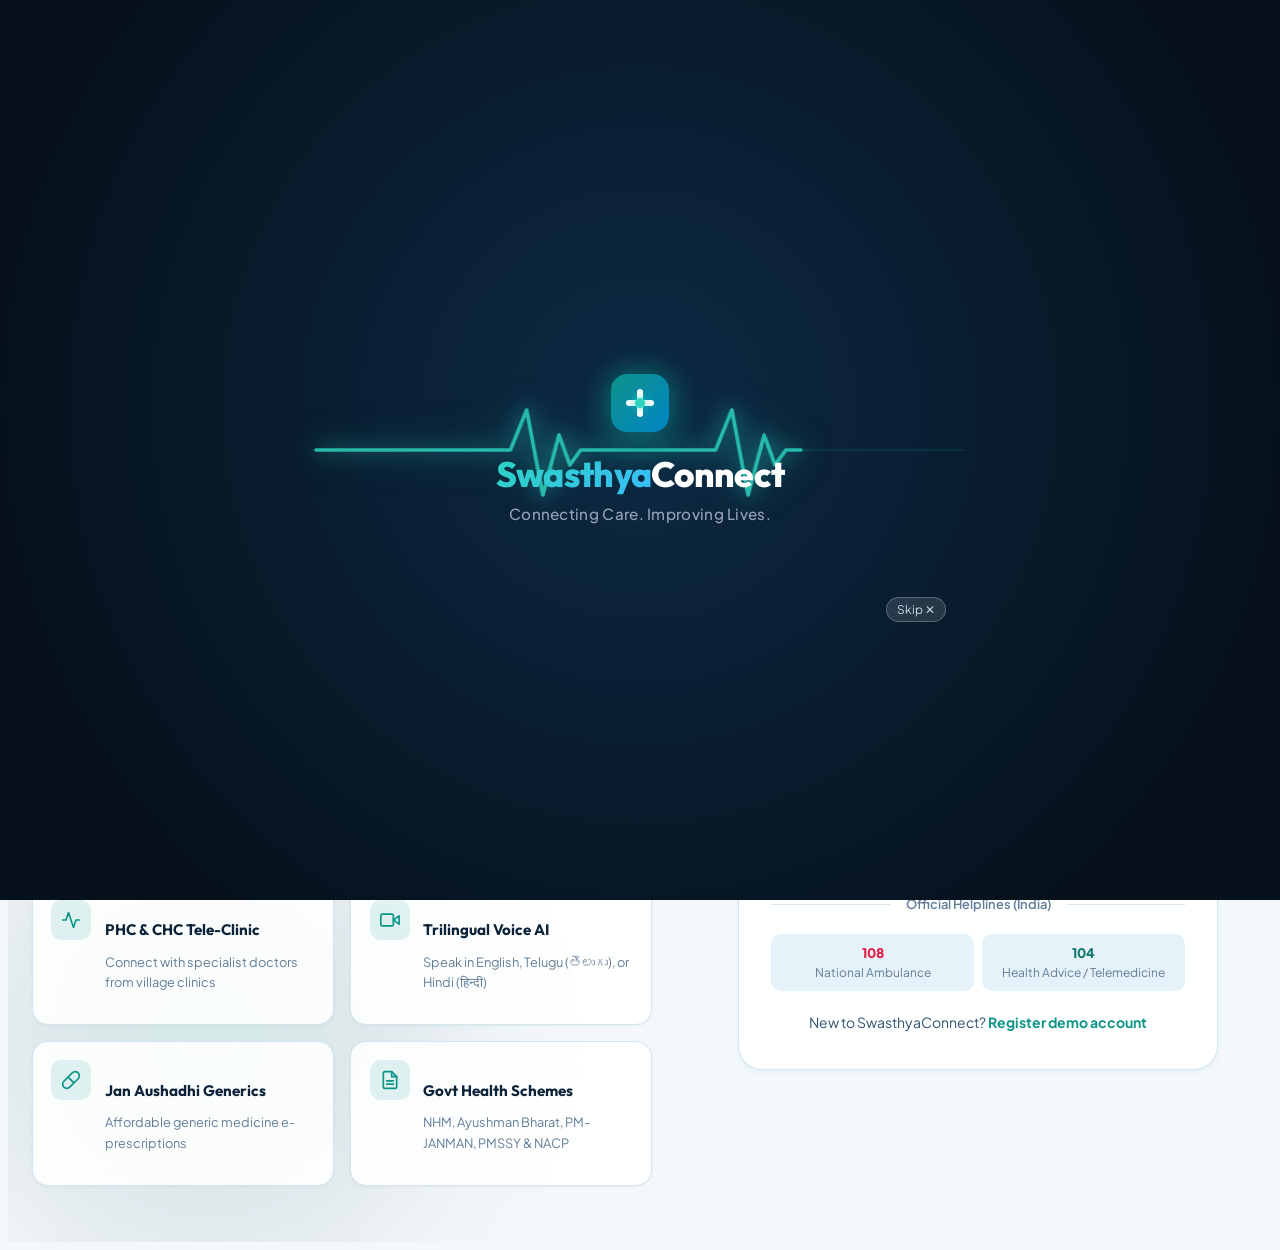
<file: index.html>
<!DOCTYPE html>
<html lang="en" data-theme="light">
<head>
  <meta charset="UTF-8">
  <meta name="viewport" content="width=device-width, initial-scale=1.0">
  <title>SwasthyaConnect | Accessible Healthcare for Every Village</title>
  <meta name="description" content="Connecting rural and underserved communities with accessible healthcare, doctors, appointments, health records and emergency support.">
  <meta name="theme-color" content="#0d9488">
  <meta name="apple-mobile-web-app-capable" content="yes">
  <meta name="apple-mobile-web-app-status-bar-style" content="default">
  <link rel="manifest" href="manifest.json">
  <link rel="stylesheet" href="css/style.css">
  <link rel="stylesheet" href="css/auth.css">
  <link rel="stylesheet" href="css/animations.css">
  <style>
    /* Hero Action Buttons Grid */
    .hero-actions-grid {
      display: grid;
      grid-template-columns: repeat(2, 1fr);
      gap: 0.75rem;
      margin: 1.25rem 0 0.5rem;
    }
    .hero-btn {
      display: inline-flex;
      align-items: center;
      justify-content: center;
      gap: 0.5rem;
      padding: 0.85rem 1.15rem;
      font-size: 0.95rem;
      font-weight: 700;
      border-radius: var(--radius-md);
      text-decoration: none;
      cursor: pointer;
      transition: all var(--transition-fast);
      text-align: center;
      border: 1px solid transparent;
    }
    .hero-btn-primary {
      background: var(--primary-gradient);
      color: #ffffff;
      box-shadow: 0 4px 14px rgba(13, 148, 136, 0.3);
    }
    .hero-btn-primary:hover {
      background: var(--primary-gradient-hover);
      transform: translateY(-2px);
      color: #ffffff;
    }
    .hero-btn-secondary {
      background: var(--bg-surface);
      color: var(--hospital-teal-800);
      border-color: var(--border-subtle);
    }
    .hero-btn-secondary:hover {
      background: var(--bg-hover);
      transform: translateY(-2px);
    }
    .hero-btn-voice {
      background: linear-gradient(135deg, #0f766e 0%, #14b8a6 100%);
      color: #ffffff;
      box-shadow: 0 4px 14px rgba(20, 184, 166, 0.3);
    }
    .hero-btn-voice:hover {
      transform: translateY(-2px);
      filter: brightness(1.1);
    }
    .hero-btn-emergency {
      background: var(--emergency-gradient);
      color: #ffffff;
      box-shadow: 0 4px 14px rgba(225, 29, 72, 0.3);
    }
    .hero-btn-emergency:hover {
      transform: translateY(-2px);
      filter: brightness(1.1);
    }
    .prototype-disclaimer-note {
      font-size: 0.8rem;
      color: var(--text-muted);
      line-height: 1.4;
      padding: 0.6rem 0.85rem;
      background: rgba(13, 148, 136, 0.06);
      border-left: 3px solid var(--hospital-teal-600);
      border-radius: var(--radius-xs);
      margin-top: 0.5rem;
    }
    .low-data-btn {
      padding: 0.35rem 0.65rem;
      font-size: 0.8rem;
      font-weight: 700;
      border-radius: var(--radius-sm);
      border: 1px solid var(--border-subtle);
      background: var(--bg-surface);
      color: var(--text-secondary);
      cursor: pointer;
      display: inline-flex;
      align-items: center;
      gap: 4px;
      transition: all var(--transition-fast);
    }
    .low-data-btn.active {
      background: var(--hospital-teal-600);
      color: #ffffff;
      border-color: var(--hospital-teal-600);
    }
    /* Main Navigation */
    .nav-links-desktop {
      display: flex;
      align-items: center;
      gap: 1.25rem;
      list-style: none;
      margin: 0;
      padding: 0;
    }
    .nav-links-desktop a {
      color: var(--text-secondary);
      text-decoration: none;
      font-size: 0.875rem;
      font-weight: 600;
      transition: color var(--transition-fast);
    }
    .nav-links-desktop a:hover,
    .nav-links-desktop a.active {
      color: var(--hospital-teal-600);
    }
    .hamburger-btn {
      display: none;
      background: none;
      border: none;
      color: var(--text-primary);
      cursor: pointer;
      padding: 6px;
    }
    /* Mobile Drawer */
    .mobile-drawer {
      display: none;
      position: fixed;
      top: 0;
      left: 0;
      width: 280px;
      height: 100vh;
      background: var(--bg-surface);
      box-shadow: var(--shadow-lg);
      z-index: 9999;
      padding: 1.5rem;
      flex-direction: column;
      gap: 1rem;
      transform: translateX(-100%);
      transition: transform var(--transition-normal);
    }
    .mobile-drawer.open {
      transform: translateX(0);
    }
    .mobile-drawer-overlay {
      display: none;
      position: fixed;
      inset: 0;
      background: rgba(0, 0, 0, 0.5);
      z-index: 9998;
    }
    .mobile-drawer-overlay.open {
      display: block;
    }
    @media (max-width: 992px) {
      .nav-links-desktop { display: none; }
      .hamburger-btn { display: flex; }
      .mobile-drawer { display: flex; }
      .hero-actions-grid { grid-template-columns: 1fr; }
    }
  </style>
</head>
<body>

  <!-- Hospital Emergency & Mission Top Ticker -->
  <div class="emergency-top-ticker">
    <div class="emergency-ticker-left">
      <span class="pulse-dot" style="background: #ffffff;"></span>
      <span>Emergency: <strong>108 (Ambulance) / 112</strong></span>
      <span style="opacity:0.4;">|</span>
      <span id="site-detected-location-badge" class="detected-location-badge" style="font-size:0.75rem; font-weight:600;">📍 Detecting location...</span>
    </div>
    <div class="emergency-ticker-right">
      <span>🏥 SwasthyaConnect</span>
      <span>Accessible Healthcare for Every Village</span>
    </div>
  </div>

  <!-- App Header -->
  <header class="app-header">
    <div style="display:flex; align-items:center; gap: 0.75rem;">
      <button class="hamburger-btn" id="mobile-menu-open-btn" aria-label="Open Navigation Menu">
        <svg class="icon" viewBox="0 0 24 24"><line x1="3" y1="12" x2="21" y2="12"/><line x1="3" y1="6" x2="21" y2="6"/><line x1="3" y1="18" x2="21" y2="18"/></svg>
      </button>
      <a href="index.html" class="brand-logo">
        <div class="brand-icon">
          <svg class="icon" style="width:22px; height:22px;" viewBox="0 0 24 24"><path d="M22 12h-4l-3 9L9 3l-3 9H2"/></svg>
        </div>
        <span>Swasthya<span style="color:var(--hospital-teal-600); font-weight:700;">Connect</span></span>
      </a>
    </div>

    <!-- Desktop Navigation Links -->
    <nav class="nav-links-desktop" aria-label="Main Navigation">
      <a href="index.html" class="active" data-i18n="navHome">Home</a>
      <a href="patient.html#doctors" data-i18n="navFindDoctor">Find Doctor</a>
      <a href="patient.html#appointments" data-i18n="navAppointments">Appointments</a>
      <a href="patient.html#records" data-i18n="navHealthRecords">Health Records</a>
      <a href="patient.html#schemes" data-i18n="navSchemes">Health Schemes</a>
      <a href="javascript:void(0)" onclick="if(window.SwasthyaVoiceAssistant) SwasthyaVoiceAssistant.toggleAssistant(true)" data-i18n="navVoiceAssistant">Voice Assistant</a>
      <a href="#about" data-i18n="navAbout">About</a>
    </nav>

    <div class="nav-actions">
      <!-- Low Data Mode Toggle -->
      <button class="low-data-btn low-data-toggle-btn" aria-pressed="false" title="Toggle Low Data Mode for rural low-bandwidth">
        <span>⚡ Low Data</span>
      </button>

      <!-- Language Switcher (English, Hindi, Telugu) -->
      <div class="lang-switcher-wrap" title="Change Language / भाषा बदलें / భాషను మార్చండి">
        <svg class="icon lang-globe-icon" viewBox="0 0 24 24" style="width:16px; height:16px; margin-right:4px;">
          <circle cx="12" cy="12" r="10"></circle>
          <line x1="2" y1="12" x2="22" y2="12"></line>
          <path d="M12 2a15.3 15.3 0 0 1 4 10 15.3 15.3 0 0 1-4 10 15.3 15.3 0 0 1-4-10 15.3 15.3 0 0 1 4-10z"></path>
        </svg>
        <select id="nav-lang-select" class="swasthya-lang-dropdown" onchange="SwasthyaI18n.setLanguage(this.value)" aria-label="Select Language">
          <option value="en">English</option>
          <option value="hi">हिंदी (Hindi)</option>
          <option value="te">తెలుగు (Telugu)</option>
        </select>
      </div>

      <a href="patient-login.html" class="btn btn-sm btn-secondary" title="Go to Patient Portal Sign In" data-i18n="navPatientSignIn">Patient Sign In</a>
      <a href="doctor-login.html" class="btn btn-sm btn-secondary" title="Go to Doctor Portal Sign In" data-i18n="navDoctorSignIn">Doctor Sign In</a>
      <button class="btn-icon theme-toggle-btn" aria-label="Toggle Dark Mode" title="Toggle theme">
        <svg class="icon icon-moon" viewBox="0 0 24 24"><path d="M21 12.79A9 9 0 1 1 11.21 3 7 7 0 0 0 21 12.79z"/></svg>
        <svg class="icon icon-sun" style="display:none;" viewBox="0 0 24 24"><circle cx="12" cy="12" r="5"/><line x1="12" y1="1" x2="12" y2="3"/><line x1="12" y1="21" x2="12" y2="23"/><line x1="4.22" y1="4.22" x2="5.64" y2="5.64"/><line x1="18.36" y1="18.36" x2="19.78" y2="19.78"/><line x1="1" y1="12" x2="3" y2="12"/><line x1="21" y1="12" x2="23" y2="12"/><line x1="4.22" y1="19.78" x2="5.64" y2="18.36"/><line x1="18.36" y1="5.64" x2="19.78" y2="4.22"/></svg>
      </button>
    </div>
  </header>

  <!-- Mobile Drawer Menu -->
  <div class="mobile-drawer-overlay" id="mobile-drawer-overlay"></div>
  <aside class="mobile-drawer" id="mobile-drawer" aria-label="Mobile Navigation">
    <div style="display:flex; align-items:center; justify-content:space-between; border-bottom:1px solid var(--border-light); padding-bottom:0.75rem;">
      <span style="font-weight:800; font-size:1.1rem; color:var(--hospital-teal-800);">SwasthyaConnect</span>
      <button class="btn-icon" id="mobile-menu-close-btn" aria-label="Close menu">
        <svg class="icon" viewBox="0 0 24 24"><line x1="18" y1="6" x2="6" y2="18"/><line x1="6" y1="6" x2="18" y2="18"/></svg>
      </button>
    </div>
    <nav style="display:flex; flex-direction:column; gap:0.85rem; margin-top:0.5rem;">
      <a href="index.html" style="font-weight:700; color:var(--hospital-teal-600); text-decoration:none;">🏠 Home</a>
      <a href="patient.html#doctors" style="text-decoration:none; color:var(--text-primary);">👨‍⚕️ Find Doctor</a>
      <a href="patient.html#appointments" style="text-decoration:none; color:var(--text-primary);">📅 Book Appointment</a>
      <a href="patient.html#records" style="text-decoration:none; color:var(--text-primary);">📁 Health Records</a>
      <a href="patient.html#schemes" style="text-decoration:none; color:var(--text-primary);">🏛️ Government Health Schemes</a>
      <a href="javascript:void(0)" onclick="document.getElementById('mobile-drawer').classList.remove('open'); document.getElementById('mobile-drawer-overlay').classList.remove('open'); if(window.SwasthyaVoiceAssistant) SwasthyaVoiceAssistant.toggleAssistant(true);" style="text-decoration:none; color:var(--text-primary);">🎙️ Voice Assistant</a>
      <a href="patient.html#emergency" style="text-decoration:none; color:var(--hospital-cross-red); font-weight:700;">🚨 Emergency Help (108 / 112)</a>
    </nav>
    <div style="margin-top:auto; display:flex; flex-direction:column; gap:0.5rem; padding-top:1rem; border-top:1px solid var(--border-light);">
      <a href="patient-login.html" class="btn btn-primary" style="text-align:center;">Patient Portal Sign In</a>
      <a href="doctor-login.html" class="btn btn-secondary" style="text-align:center;">Doctor Portal Sign In</a>
    </div>
  </aside>

  <!-- Main Content Wrapper -->
  <div class="auth-wrapper">
    <div class="ambient-glow-1"></div>
    <div class="ambient-glow-2"></div>

    <main class="auth-container">
      
      <!-- Left Hero Showcase (Rural Healthcare Focused) -->
      <section class="auth-hero">
        <div class="auth-hero-badge">
          <span class="pulse-dot"></span>
          <span>Privacy-focused prototype &bull; Demo data only</span>
        </div>

        <h1 class="auth-hero-title">
          Accessible Healthcare for <span class="gradient-text">Every Village</span>
        </h1>

        <p class="auth-hero-desc">
          SwasthyaConnect helps rural and underserved communities find healthcare services, connect with doctors, manage appointments and access health information.
        </p>

        <!-- 4 Prominent Action Buttons -->
        <div class="hero-actions-grid">
          <a href="patient.html#doctors" class="hero-btn hero-btn-primary">
            <svg class="icon" viewBox="0 0 24 24"><circle cx="11" cy="11" r="8"/><line x1="21" y1="21" x2="16.65" y2="16.65"/></svg>
            <span>Find a Doctor</span>
          </a>

          <a href="patient.html#appointments" class="hero-btn hero-btn-secondary">
            <svg class="icon" viewBox="0 0 24 24"><rect x="3" y="4" width="18" height="18" rx="2" ry="2"/><line x1="16" y1="2" x2="16" y2="6"/><line x1="8" y1="2" x2="8" y2="6"/><line x1="3" y1="10" x2="21" y2="10"/></svg>
            <span>Book Appointment</span>
          </a>

          <button type="button" class="hero-btn hero-btn-voice" onclick="if(window.SwasthyaVoiceAssistant) SwasthyaVoiceAssistant.toggleAssistant(true);">
            <svg class="icon" viewBox="0 0 24 24"><path d="M12 1a3 3 0 0 0-3 3v8a3 3 0 0 0 6 0V4a3 3 0 0 0-3-3z"/><path d="M19 10v2a7 7 0 0 1-14 0v-2"/><line x1="12" y1="19" x2="12" y2="23"/><line x1="8" y1="23" x2="16" y2="23"/></svg>
            <span>🎙️ Open Voice Assistant</span>
          </button>

          <a href="patient.html#emergency" class="hero-btn hero-btn-emergency">
            <svg class="icon" viewBox="0 0 24 24"><path d="M10.29 3.86L1.82 18a2 2 0 0 0 1.71 3h16.94a2 2 0 0 0 1.71-3L13.71 3.86a2 2 0 0 0-3.42 0z"/><line x1="12" y1="9" x2="12" y2="13"/><line x1="12" y1="17" x2="12.01" y2="17"/></svg>
            <span>Emergency Help</span>
          </a>
        </div>

        <div class="prototype-disclaimer-note">
          ℹ️ <strong>Prototype Notice:</strong> This prototype uses demo data and is not intended for storing real medical information. Designed for rural accessibility and Smart India Hackathon demonstrations.
        </div>

        <!-- Rural Features Grid -->
        <div class="auth-feature-list" id="about">
          <div class="auth-feature-item">
            <div class="auth-feature-icon">
              <svg class="icon" viewBox="0 0 24 24"><path d="M22 12h-4l-3 9L9 3l-3 9H2"/></svg>
            </div>
            <div class="auth-feature-text">
              <h4>PHC & CHC Tele-Clinic</h4>
              <p>Connect with specialist doctors from village clinics</p>
            </div>
          </div>

          <div class="auth-feature-item">
            <div class="auth-feature-icon">
              <svg class="icon" viewBox="0 0 24 24"><polygon points="23 7 16 12 23 17 23 7"/><rect x="1" y="5" width="15" height="14" rx="2" ry="2"/></svg>
            </div>
            <div class="auth-feature-text">
              <h4>Trilingual Voice AI</h4>
              <p>Speak in English, Telugu (తెలుగు), or Hindi (हिन्दी)</p>
            </div>
          </div>

          <div class="auth-feature-item">
            <div class="auth-feature-icon">
              <svg class="icon" viewBox="0 0 24 24"><path d="m10.5 20.5 10-10a4.95 4.95 0 1 0-7-7l-10 10a4.95 4.95 0 1 0 7 7Z"/><path d="m8.5 8.5 7 7"/></svg>
            </div>
            <div class="auth-feature-text">
              <h4>Jan Aushadhi Generics</h4>
              <p>Affordable generic medicine e-prescriptions</p>
            </div>
          </div>

          <div class="auth-feature-item">
            <div class="auth-feature-icon">
              <svg class="icon" viewBox="0 0 24 24"><path d="M14 2H6a2 2 0 0 0-2 2v16a2 2 0 0 0 2 2h12a2 2 0 0 0 2-2V8z"/><polyline points="14 2 14 8 20 8"/><line x1="16" y1="13" x2="8" y2="13"/><line x1="16" y1="17" x2="8" y2="17"/></svg>
            </div>
            <div class="auth-feature-text">
              <h4>Govt Health Schemes</h4>
              <p>NHM, Ayushman Bharat, PM-JANMAN, PMSSY & NACP</p>
            </div>
          </div>
        </div>
      </section>

      <!-- Right Auth / Demo Gateway Card -->
      <section class="auth-card-container">
        <div class="glass-panel auth-card">
          
          <div class="auth-card-header">
            <h2 class="auth-card-title">SwasthyaConnect Portal</h2>
            <p class="auth-card-subtitle" id="role-badge-text">Demo Access & Authentication Gateway</p>
          </div>

          <!-- Role Switcher -->
          <div class="role-tabs" role="tablist">
            <button type="button" class="role-tab-btn active" id="role-patient-btn" role="tab" aria-selected="true">
              <svg class="icon" viewBox="0 0 24 24"><path d="M20 21v-2a4 4 0 0 0-4-4H8a4 4 0 0 0-4 4v2"/><circle cx="12" cy="7" r="4"/></svg>
              <span>Patient Portal</span>
            </button>
            <button type="button" class="role-tab-btn" id="role-doctor-btn" role="tab" aria-selected="false">
              <svg class="icon" viewBox="0 0 24 24"><path d="M4.8 2.3A.3.3 0 1 0 5 2H4a2 2 0 0 0-2 2v5a6 6 0 0 0 6 6v0a6 6 0 0 0 6-6V4a2 2 0 0 0-2-2h-1a.2.2 0 1 0 .3.3"/><path d="M8 15v1a6 6 0 0 0 6 6v0a6 6 0 0 0 6-6v-4"/><circle cx="20" cy="10" r="2"/></svg>
              <span>Doctor Portal</span>
            </button>
          </div>

          <!-- Demo Quick Sign-in banner -->
          <div class="demo-quick-access">
            <div class="demo-quick-title">
              <span>⚡ One-Click Demo Access</span>
              <span style="font-size:0.7rem; font-weight:normal; opacity:0.8;">Instant Access</span>
            </div>
            <div class="demo-buttons-grid">
              <button type="button" class="btn-demo-pill" id="demo-patient-btn">
                <span class="demo-avatar-dot dot-patient">AJ</span>
                <span>Alex (Demo Patient)</span>
              </button>
              <button type="button" class="btn-demo-pill" id="demo-doctor-btn">
                <span class="demo-avatar-dot dot-doctor">SL</span>
                <span>Dr. Sarah (Demo MD)</span>
              </button>
            </div>
          </div>

          <!-- Login Form -->
          <form id="login-form" autocomplete="on">
            <div class="form-group">
              <label class="form-label" for="auth-email">Email or Health Record Identifier</label>
              <div class="input-with-icon">
                <span class="input-icon-left">
                  <svg class="icon" viewBox="0 0 24 24"><path d="M4 4h16c1.1 0 2 .9 2 2v12c0 1.1-.9 2-2 2H4c-1.1 0-2-.9-2-2V6c0-1.1.9-2 2-2z"/><polyline points="22,6 12,13 2,6"/></svg>
                </span>
                <input type="email" id="auth-email" class="form-control" placeholder="e.g. alex.johnson@example.com" required value="alex.johnson@example.com">
              </div>
            </div>

            <div class="form-group">
              <div class="form-label">
                <label for="auth-password">Password</label>
                <a href="#" style="font-size:0.8rem;" onclick="event.preventDefault(); PulseCareUI.openModal('forgot-modal');">Forgot password?</a>
              </div>
              <div class="input-with-icon">
                <span class="input-icon-left">
                  <svg class="icon" viewBox="0 0 24 24"><rect x="3" y="11" width="18" height="11" rx="2" ry="2"/><path d="M7 11V7a5 5 0 0 1 10 0v4"/></svg>
                </span>
                <input type="password" id="auth-password" class="form-control" placeholder="Enter password" required value="PatientSecurePass123!">
                <button type="button" class="password-toggle-btn" id="toggle-password-btn" aria-label="Toggle password visibility">
                  <svg class="icon" viewBox="0 0 24 24"><path d="M1 12s4-8 11-8 11 8 11 8-4 8-11 8-11-8-11-8z"/><circle cx="12" cy="12" r="3"/></svg>
                </button>
              </div>
            </div>

            <button type="submit" class="btn btn-primary btn-lg" style="width: 100%; margin-top: 0.5rem;">
              <span>Sign In (Demo Mode)</span>
              <svg class="icon" viewBox="0 0 24 24"><line x1="5" y1="12" x2="19" y2="12"/><polyline points="12 5 19 12 12 19"/></svg>
            </button>
          </form>

          <div class="auth-divider">Official Helplines (India)</div>

          <div style="display:grid; grid-template-columns: repeat(2, 1fr); gap: 0.5rem; text-align: center; font-size: 0.825rem;">
            <div style="padding: 0.5rem; background: var(--bg-hover); border-radius: var(--radius-sm);">
              <div style="font-weight: 800; color: var(--hospital-cross-red);">108</div>
              <div style="font-size: 0.75rem; color: var(--text-muted);">National Ambulance</div>
            </div>
            <div style="padding: 0.5rem; background: var(--bg-hover); border-radius: var(--radius-sm);">
              <div style="font-weight: 800; color: var(--hospital-teal-700);">104</div>
              <div style="font-size: 0.75rem; color: var(--text-muted);">Health Advice / Telemedicine</div>
            </div>
          </div>

          <div class="auth-footer-text" style="margin-top:1.25rem;">
            New to SwasthyaConnect? 
            <a href="#" style="font-weight:700;" onclick="event.preventDefault(); PulseCareUI.openModal('register-modal');">Register demo account</a>
          </div>

        </div>
      </section>

    </main>
  </div>

  <!-- Register Modal -->
  <div class="modal-overlay" id="register-modal">
    <div class="modal-content">
      <div class="modal-header">
        <h3 class="modal-title">Create SwasthyaConnect Demo Account</h3>
        <button class="btn-icon" data-close-modal="register-modal" aria-label="Close modal">
          <svg class="icon" viewBox="0 0 24 24"><line x1="18" y1="6" x2="6" y2="18"/><line x1="6" y1="6" x2="18" y2="18"/></svg>
        </button>
      </div>
      <form id="register-form">
        <div class="modal-body">
          <div class="form-group">
            <label class="form-label" for="reg-name">Full Name</label>
            <input type="text" id="reg-name" class="form-control" placeholder="e.g. Ramesh Kumar" required>
          </div>
          <div class="form-group">
            <label class="form-label" for="reg-email">Email Address</label>
            <input type="email" id="reg-email" class="form-control" placeholder="ramesh@example.com" required>
          </div>
          <div class="form-group">
            <label class="form-label" for="reg-role">Account Role</label>
            <select id="reg-role" class="form-control">
              <option value="patient">Patient Portal</option>
              <option value="doctor">Doctor Portal (Verification Required)</option>
            </select>
          </div>
          <div class="form-group">
            <label class="form-label" for="reg-password">Password</label>
            <input type="password" id="reg-password" class="form-control" placeholder="Minimum 6 characters" required>
          </div>
          <p style="font-size:0.75rem; color:var(--text-muted); margin-top:0.25rem;">
            * Note: Doctor accounts require clinical verification in production. In this prototype, demo mode is enabled.
          </p>
        </div>
        <div class="modal-footer">
          <button type="button" class="btn btn-secondary" data-close-modal="register-modal">Cancel</button>
          <button type="submit" class="btn btn-primary">Create Demo Account</button>
        </div>
      </form>
    </div>
  </div>

  <!-- Forgot Password Modal -->
  <div class="modal-overlay" id="forgot-modal">
    <div class="modal-content">
      <div class="modal-header">
        <h3 class="modal-title">Reset Credentials (Demo)</h3>
        <button class="btn-icon" data-close-modal="forgot-modal" aria-label="Close modal">
          <svg class="icon" viewBox="0 0 24 24"><line x1="18" y1="6" x2="6" y2="18"/><line x1="6" y1="6" x2="18" y2="18"/></svg>
        </button>
      </div>
      <div class="modal-body">
        <p style="margin-bottom: 1.25rem;">Enter your registered email address to receive password reset instructions.</p>
        <div class="form-group">
          <label class="form-label">Registered Email</label>
          <input type="email" class="form-control" placeholder="e.g. alex.johnson@example.com" value="alex.johnson@example.com">
        </div>
      </div>
      <div class="modal-footer">
        <button type="button" class="btn btn-secondary" data-close-modal="forgot-modal">Cancel</button>
        <button type="button" class="btn btn-primary" onclick="PulseCareUI.closeModal('forgot-modal'); PulseCareUI.showToast('Demo Reset Link', 'Password reset simulated for demo account.', 'info');">Send Reset Instructions</button>
      </div>
    </div>
  </div>

  <!-- Toast Container -->
  <div id="toast-container"></div>

  <!-- Scripts -->
  <script src="js/store.js"></script>
  <script src="js/i18n.js"></script>
  <script src="js/offline-manager.js"></script>
  <script src="js/theme.js"></script>
  <script src="js/animations.js"></script>
  <script src="js/auth.js"></script>
  <script src="js/voice-assistant.js"></script>
  <script>
    // Mobile Drawer Navigation Toggles
    const openBtn = document.getElementById('mobile-menu-open-btn');
    const closeBtn = document.getElementById('mobile-menu-close-btn');
    const drawer = document.getElementById('mobile-drawer');
    const overlay = document.getElementById('mobile-drawer-overlay');

    if (openBtn && drawer && overlay) {
      openBtn.addEventListener('click', () => {
        drawer.classList.add('open');
        overlay.classList.add('open');
      });
    }
    if (closeBtn && drawer && overlay) {
      closeBtn.addEventListener('click', () => {
        drawer.classList.remove('open');
        overlay.classList.remove('open');
      });
    }
    if (overlay && drawer) {
      overlay.addEventListener('click', () => {
        drawer.classList.remove('open');
        overlay.classList.remove('open');
      });
    }
  </script>
</body>
</html>
</file>
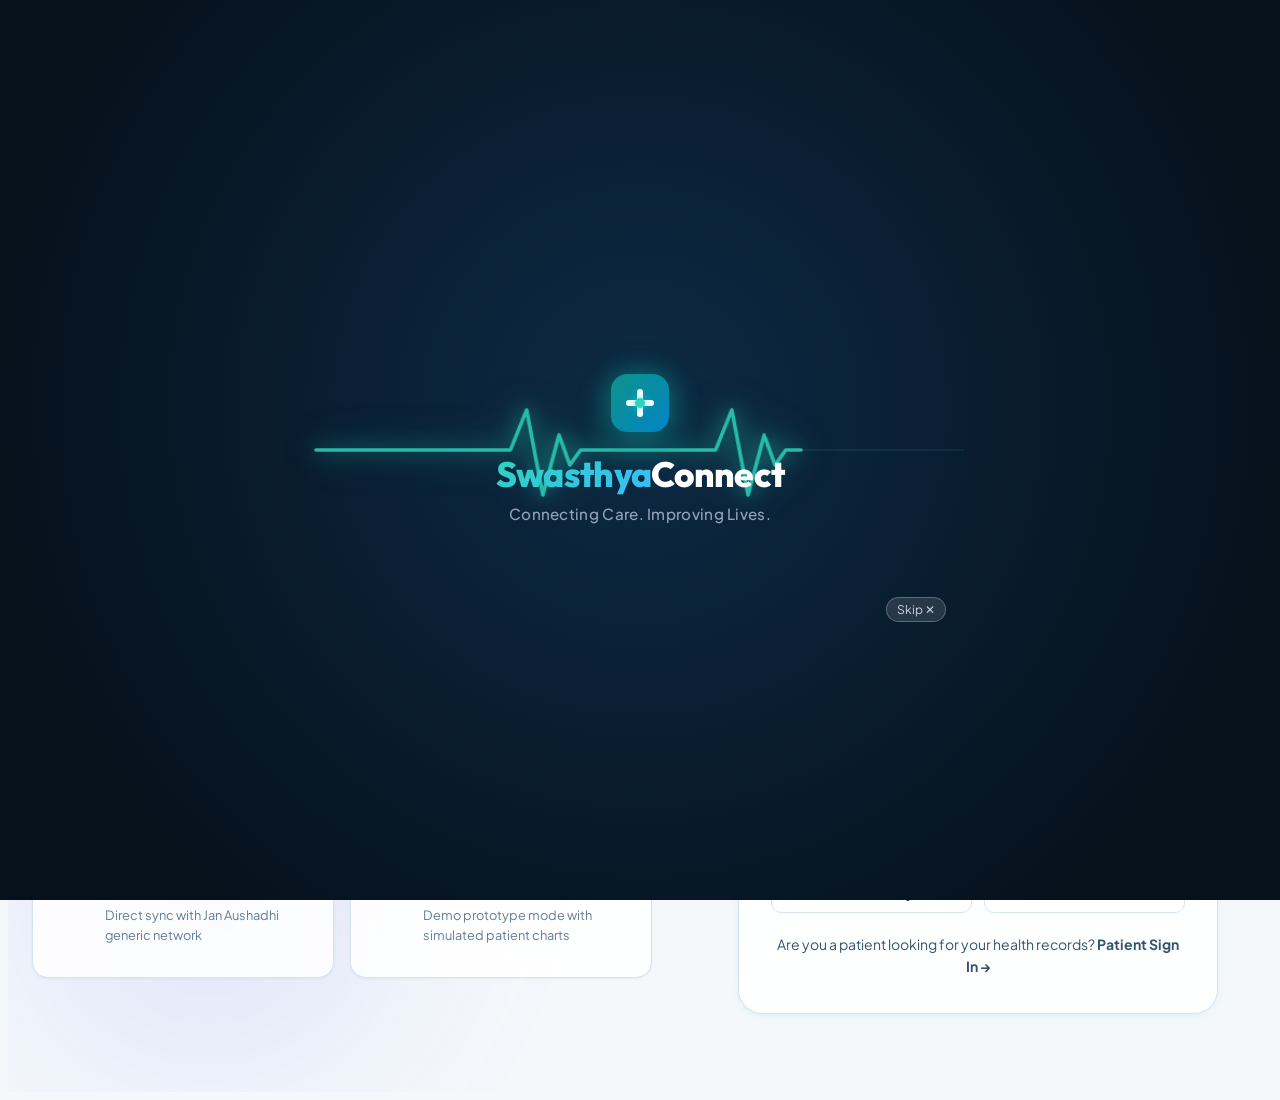
<file: doctor-login.html>
<!DOCTYPE html>
<html lang="en" data-theme="light">
<head>
  <meta charset="UTF-8">
  <meta name="viewport" content="width=device-width, initial-scale=1.0">
  <title>Physician & Doctor Clinical Sign In | SwasthyaConnect</title>
  <meta name="theme-color" content="#0d9488">
  <meta name="apple-mobile-web-app-capable" content="yes">
  <meta name="apple-mobile-web-app-status-bar-style" content="default">
  <link rel="manifest" href="manifest.json">
  <link rel="stylesheet" href="css/style.css">
  <link rel="stylesheet" href="css/auth.css">
  <link rel="stylesheet" href="css/animations.css">
</head>
<body>

  <!-- Hospital Emergency & Mission Top Ticker -->
  <div class="emergency-top-ticker">
    <div class="emergency-ticker-left">
      <span class="pulse-dot" style="background: #ffffff;"></span>
      <span>Emergency Services: <strong>108 (Ambulance) / 112 (National Emergency)</strong></span>
    </div>
    <div class="emergency-ticker-right">
      <span>🏥 SwasthyaConnect</span>
      <span>Accessible Healthcare for Every Village</span>
    </div>
  </div>

  <!-- App Header -->
  <header class="app-header">
    <a href="index.html" class="brand-logo">
      <div class="brand-icon" style="background: var(--primary-gradient);">
        <svg class="icon" style="width:22px; height:22px;" viewBox="0 0 24 24"><path d="M4.8 2.3A.3.3 0 1 0 5 2H4a2 2 0 0 0-2 2v5a6 6 0 0 0 6 6v0a6 6 0 0 0 6-6V4a2 2 0 0 0-2-2h-1a.2.2 0 1 0 .3.3"/><path d="M8 15v1a6 6 0 0 0 6 6v0a6 6 0 0 0 6-6v-4"/><circle cx="20" cy="10" r="2"/></svg>
      </div>
      <span>Swasthya<span style="color:var(--primary-400); font-weight:700;">Connect MD</span></span>
    </a>

    <div class="nav-actions">
      <!-- Low Data Mode Toggle -->
      <button class="low-data-btn low-data-toggle-btn" aria-pressed="false" title="Toggle Low Data Mode">
        <span>⚡ Low Data</span>
      </button>

      <!-- Language Switcher (English, Hindi, Telugu) -->
      <div class="lang-switcher-wrap" title="Change Language / भाषा बदलें / భాషను మార్చండి">
        <svg class="icon lang-globe-icon" viewBox="0 0 24 24" style="width:16px; height:16px; margin-right:4px;">
          <circle cx="12" cy="12" r="10"></circle>
          <line x1="2" y1="12" x2="22" y2="12"></line>
          <path d="M12 2a15.3 15.3 0 0 1 4 10 15.3 15.3 0 0 1-4 10 15.3 15.3 0 0 1-4-10 15.3 15.3 0 0 1 4-10z"></path>
        </svg>
        <select id="nav-lang-select" class="swasthya-lang-dropdown" onchange="SwasthyaI18n.setLanguage(this.value)" aria-label="Select Language">
          <option value="en">English</option>
          <option value="hi">हिंदी (Hindi)</option>
          <option value="te">తెలుగు (Telugu)</option>
        </select>
      </div>

      <a href="patient-login.html" class="btn btn-sm btn-outline" style="border-color: var(--accent-emerald); color: var(--accent-emerald);">
        <svg class="icon" viewBox="0 0 24 24"><path d="M20 21v-2a4 4 0 0 0-4-4H8a4 4 0 0 0-4 4v2"/><circle cx="12" cy="7" r="4"/></svg>
        <span data-i18n="navPatientSignIn">Patient Sign In</span>
      </a>
      <button class="btn-icon theme-toggle-btn" aria-label="Toggle Theme" title="Toggle theme">
        <svg class="icon icon-moon" viewBox="0 0 24 24"><path d="M21 12.79A9 9 0 1 1 11.21 3 7 7 0 0 0 21 12.79z"/></svg>
        <svg class="icon icon-sun" style="display:none;" viewBox="0 0 24 24"><circle cx="12" cy="12" r="5"/><line x1="12" y1="1" x2="12" y2="3"/><line x1="12" y1="21" x2="12" y2="23"/><line x1="4.22" y1="4.22" x2="5.64" y2="5.64"/><line x1="18.36" y1="18.36" x2="19.78" y2="19.78"/><line x1="1" y1="12" x2="3" y2="12"/><line x1="21" y1="12" x2="23" y2="12"/><line x1="4.22" y1="19.78" x2="5.64" y2="18.36"/><line x1="18.36" y1="5.64" x2="19.78" y2="4.22"/></svg>
      </button>
    </div>
  </header>

  <!-- Auth Layout -->
  <div class="auth-wrapper">
    <div class="ambient-glow-1" style="background: radial-gradient(circle, rgba(2, 132, 199, 0.2) 0%, transparent 70%);"></div>
    <div class="ambient-glow-2" style="background: radial-gradient(circle, rgba(99, 102, 241, 0.15) 0%, transparent 70%);"></div>

    <main class="auth-container">
      
      <!-- Hero Left -->
      <section class="auth-hero">
        <div class="auth-hero-badge" style="background: rgba(2, 132, 199, 0.12); border-color: rgba(2, 132, 199, 0.3); color: var(--primary-600);">
          <span class="pulse-dot" style="background: var(--primary-600);"></span>
          <span>Privacy-focused prototype &bull; Doctor verification required</span>
        </div>

        <h1 class="auth-hero-title">
          Clinical Tele-Care for <span class="gradient-text">Rural Physicians</span>
        </h1>

        <p class="auth-hero-desc">
          Authorized rural telemedicine workstation. Review patient waiting queues, inspect electronic health records (EHR), author consultation notes, and issue verified generic e-prescriptions.
        </p>

        <div class="auth-feature-list">
          <div class="auth-feature-item">
            <div class="auth-feature-icon">
              <svg class="icon" viewBox="0 0 24 24"><path d="M17 21v-2a4 4 0 0 0-4-4H5a4 4 0 0 0-4 4v2"/><circle cx="9" cy="7" r="4"/><path d="M23 21v-2a4 4 0 0 0-3-3.87"/><path d="M16 3.13a4 4 0 0 1 0 7.75"/></svg>
            </div>
            <div class="auth-feature-text">
              <h4>Live Patient Queue</h4>
              <p>Real-time status transitions & intake telemetry</p>
            </div>
          </div>

          <div class="auth-feature-item">
            <div class="auth-feature-icon">
              <svg class="icon" viewBox="0 0 24 24"><path d="M16 4h2a2 2 0 0 1 2 2v14a2 2 0 0 1-2 2H6a2 2 0 0 1-2-2V6a2 2 0 0 1 2-2h2"/><rect x="8" y="2" width="8" height="4" rx="1" ry="1"/></svg>
            </div>
            <div class="auth-feature-text">
              <h4>Interactive EHR Drawer</h4>
              <p>Allergies, chronic conditions & vitals logs</p>
            </div>
          </div>

          <div class="auth-feature-item">
            <div class="auth-feature-icon">
              <svg class="icon" viewBox="0 0 24 24"><path d="m10.5 20.5 10-10a4.95 4.95 0 1 0-7-7l-10 10a4.95 4.95 0 1 0 7 7Z"/><path d="m8.5 8.5 7 7"/></svg>
            </div>
            <div class="auth-feature-text">
              <h4>Generic E-Prescribing</h4>
              <p>Direct sync with Jan Aushadhi generic network</p>
            </div>
          </div>

          <div class="auth-feature-item">
            <div class="auth-feature-icon">
              <svg class="icon" viewBox="0 0 24 24"><rect x="3" y="11" width="18" height="11" rx="2" ry="2"/><path d="M7 11V7a5 5 0 0 1 10 0v4"/></svg>
            </div>
            <div class="auth-feature-text">
              <h4>Privacy Protected</h4>
              <p>Demo prototype mode with simulated patient charts</p>
            </div>
          </div>
        </div>
      </section>

      <!-- Doctor Auth Card -->
      <section class="auth-card-container">
        <div class="glass-panel auth-card" style="border-top: 4px solid var(--primary-600);">
          
          <div class="auth-card-header">
            <div class="user-avatar" style="width:50px; height:50px; margin: 0 auto 0.75rem; background: var(--primary-gradient); font-size:1.25rem;">
              <svg class="icon" style="width:26px; height:26px;" viewBox="0 0 24 24"><path d="M4.8 2.3A.3.3 0 1 0 5 2H4a2 2 0 0 0-2 2v5a6 6 0 0 0 6 6v0a6 6 0 0 0 6-6V4a2 2 0 0 0-2-2h-1a.2.2 0 1 0 .3.3"/><path d="M8 15v1a6 6 0 0 0 6 6v0a6 6 0 0 0 6-6v-4"/></svg>
            </div>
            <h2 class="auth-card-title">Physician Station Sign In</h2>
            <p class="auth-card-subtitle">Hospital Staff ID, National Provider Identifier (NPI) or Email</p>
          </div>

          <!-- Quick Demo Sign In -->
          <div class="demo-quick-access">
            <div class="demo-quick-title">
              <span>⚡ One-Click Doctor Demo Access</span>
              <span style="font-size:0.7rem; font-weight:normal;">Instant Login</span>
            </div>
            <button type="button" class="btn-demo-pill" id="demo-doctor-quick" style="width: 100%; justify-content: center;">
              <span class="demo-avatar-dot dot-doctor">SL</span>
              <span>Sign in instantly as Dr. Sarah Lin, MD (Cardiologist)</span>
            </button>
          </div>

          <!-- Form -->
          <form id="doctor-login-form">
            <div class="form-group">
              <label class="form-label" for="doc-email-input">Hospital Email / NPI Number</label>
              <div class="input-with-icon">
                <span class="input-icon-left">
                  <svg class="icon" viewBox="0 0 24 24"><path d="M4 4h16c1.1 0 2 .9 2 2v12c0 1.1-.9 2-2 2H4c-1.1 0-2-.9-2-2V6c0-1.1.9-2 2-2z"/><polyline points="22,6 12,13 2,6"/></svg>
                </span>
                <input type="email" id="doc-email-input" class="form-control" placeholder="e.g. sarah.lin@swasthyaconnect.health" value="sarah.lin@swasthyaconnect.health" required>
              </div>
            </div>

            <div class="form-group">
              <div class="form-label">
                <label for="doc-password-input">Clinical Master Password</label>
                <a href="#" style="font-size:0.8rem;" onclick="event.preventDefault(); PulseCareUI.showToast('IT Helpdesk', 'Demo mode: Click quick access above or enter demo password.', 'info');">IT Helpdesk</a>
              </div>
              <div class="input-with-icon">
                <span class="input-icon-left">
                  <svg class="icon" viewBox="0 0 24 24"><rect x="3" y="11" width="18" height="11" rx="2" ry="2"/><path d="M7 11V7a5 5 0 0 1 10 0v4"/></svg>
                </span>
                <input type="password" id="doc-password-input" class="form-control" placeholder="Enter clinical credentials" value="DoctorClinicalPass123!" required>
                <button type="button" class="password-toggle-btn" id="doc-toggle-pass" aria-label="Toggle password visibility">
                  <svg class="icon" viewBox="0 0 24 24"><path d="M1 12s4-8 11-8 11 8 11 8-4 8-11 8-11-8-11-8z"/><circle cx="12" cy="12" r="3"/></svg>
                </button>
              </div>
            </div>

            <div style="display:flex; align-items:center; justify-content:space-between; margin-bottom: 1.5rem; font-size: 0.875rem;">
              <label style="display:flex; align-items:center; gap: 0.5rem; cursor:pointer;">
                <input type="checkbox" checked>
                <span>Authorized clinical workstation</span>
              </label>
            </div>

            <button type="submit" class="btn btn-primary btn-lg" style="width: 100%;">
              <span>Sign In to Clinical Command Center</span>
              <svg class="icon" viewBox="0 0 24 24"><line x1="5" y1="12" x2="19" y2="12"/><polyline points="12 5 19 12 12 19"/></svg>
            </button>
          </form>

          <div class="auth-divider">or provider single sign-on</div>

          <div class="social-auth-grid">
            <button type="button" class="btn-social" onclick="loginDoctor()">
              <svg class="icon" style="color:var(--primary-600);" viewBox="0 0 24 24"><rect x="3" y="3" width="7" height="7"/><rect x="14" y="3" width="7" height="7"/><rect x="14" y="14" width="7" height="7"/><rect x="3" y="14" width="7" height="7"/></svg>
              <span>Hospital SSO / Active Directory</span>
            </button>
            <button type="button" class="btn-social" onclick="PulseCareUI.showToast('2FA Authenticated', 'Hardware security key accepted.', 'success'); loginDoctor();">
              <svg class="icon" style="color:var(--accent-emerald);" viewBox="0 0 24 24"><circle cx="12" cy="12" r="10"/><path d="M12 8v4"/><path d="M12 16h.01"/></svg>
              <span>YubiKey / Duo 2FA</span>
            </button>
          </div>

          <div class="auth-footer-text">
            Are you a patient looking for your health records? 
            <a href="patient-login.html" style="font-weight:700; color:var(--accent-emerald);">Patient Sign In &rarr;</a>
          </div>

        </div>
      </section>

    </main>
  </div>

  <div id="toast-container"></div>

  <!-- Scripts -->
  <script src="js/store.js"></script>
  <script src="js/i18n.js"></script>
  <script src="js/offline-manager.js"></script>
  <script src="js/theme.js"></script>
  <script src="js/animations.js"></script>
  <script>
    function loginDoctor() {
      const doc = PulseCareStore.getDoctorById('doc-1') || PulseCareStore.getDoctors()[0];
      PulseCareStore.setSession({
        id: doc.id,
        name: doc.name,
        email: doc.email,
        role: 'doctor',
        specialty: doc.specialty,
        department: doc.department,
        avatar: doc.avatar
      }, true);
      PulseCareUI.showToast('Physician Authenticated', `Welcome back, ${doc.name}! Launching Clinical Hub...`, 'success');
      setTimeout(() => {
        window.location.href = 'doctor.html';
      }, 500);
    }

    document.addEventListener('DOMContentLoaded', () => {
      const form = document.getElementById('doctor-login-form');
      const toggleBtn = document.getElementById('doc-toggle-pass');
      const passInput = document.getElementById('doc-password-input');
      const quickDemoBtn = document.getElementById('demo-doctor-quick');

      if (toggleBtn && passInput) {
        toggleBtn.addEventListener('click', () => {
          const type = passInput.getAttribute('type') === 'password' ? 'text' : 'password';
          passInput.setAttribute('type', type);
        });
      }

      if (quickDemoBtn) {
        quickDemoBtn.addEventListener('click', loginDoctor);
      }

      if (form) {
        form.addEventListener('submit', (e) => {
          e.preventDefault();
          loginDoctor();
        });
      }
    });
  </script>
</body>
</html>
</file>
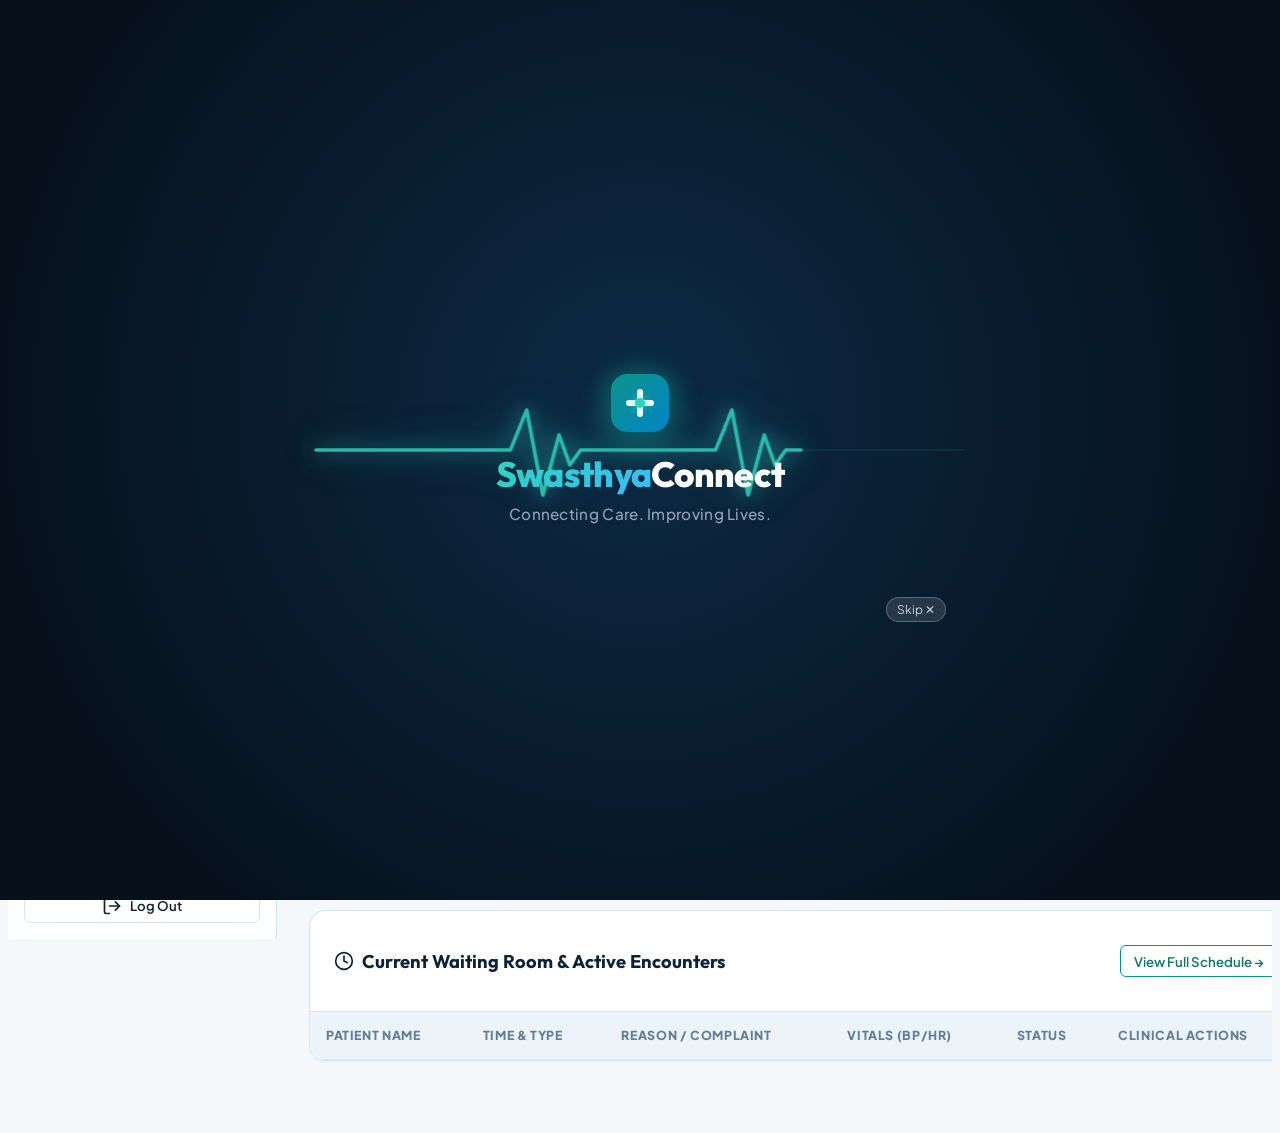
<file: doctor.html>
<!DOCTYPE html>
<html lang="en" data-theme="light">
<head>
  <meta charset="UTF-8">
  <meta name="viewport" content="width=device-width, initial-scale=1.0">
  <title>Doctor Clinical Dashboard | SwasthyaConnect</title>
  <meta name="theme-color" content="#0d9488">
  <meta name="apple-mobile-web-app-capable" content="yes">
  <meta name="apple-mobile-web-app-status-bar-style" content="default">
  <link rel="manifest" href="manifest.json">
  <link rel="stylesheet" href="css/style.css">
  <link rel="stylesheet" href="css/portal.css">
  <link rel="stylesheet" href="css/animations.css">
</head>
<body>

  <!-- Hospital Emergency Top Ticker -->
  <div class="emergency-top-ticker">
    <div class="emergency-ticker-left">
      <span class="pulse-dot" style="background: #ffffff;"></span>
      <span>Emergency Services: <strong>108 (Ambulance) / 112 (National Emergency)</strong></span>
    </div>
    <div class="emergency-ticker-right">
      <span>🏥 SwasthyaConnect</span>
      <span>Rural Physician Tele-Station (Demo Mode)</span>
    </div>
  </div>

  <div class="portal-layout">
    
    <!-- Sidebar Navigation -->
    <aside class="portal-sidebar">
      <div class="sidebar-header">
        <a href="index.html" class="brand-logo">
          <div class="brand-icon">
            <svg class="icon" style="width:20px; height:20px;" viewBox="0 0 24 24"><path d="M22 12h-4l-3 9L9 3l-3 9H2"/></svg>
          </div>
          <span>Swasthya<span style="font-size:0.75rem; color:var(--primary-400); font-weight:700;">CONNECT MD</span></span>
        </a>
      </div>

      <nav class="sidebar-nav">
        <div class="nav-section-title">Physician Station</div>
        <a href="#overview" class="nav-link active" data-tab="overview">
          <svg class="icon" viewBox="0 0 24 24"><rect x="3" y="3" width="7" height="7"/><rect x="14" y="3" width="7" height="7"/><rect x="14" y="14" width="7" height="7"/><rect x="3" y="14" width="7" height="7"/></svg>
          <span>Command Center</span>
        </a>
        <a href="#queue" class="nav-link" data-tab="queue">
          <svg class="icon" viewBox="0 0 24 24"><path d="M17 21v-2a4 4 0 0 0-4-4H5a4 4 0 0 0-4 4v2"/><circle cx="9" cy="7" r="4"/><path d="M23 21v-2a4 4 0 0 0-3-3.87"/><path d="M16 3.13a4 4 0 0 1 0 7.75"/></svg>
          <span>Patient Queue</span>
          <span class="nav-badge" style="background:rgba(245, 158, 11, 0.2); color:#f59e0b;">Waiting</span>
        </a>
        <a href="#patients" class="nav-link" data-tab="patients">
          <svg class="icon" viewBox="0 0 24 24"><path d="M16 4h2a2 2 0 0 1 2 2v14a2 2 0 0 1-2 2H6a2 2 0 0 1-2-2V6a2 2 0 0 1 2-2h2"/><rect x="8" y="2" width="8" height="4" rx="1" ry="1"/></svg>
          <span>Patient Records (EHR)</span>
        </a>
        <a href="#rx" class="nav-link" data-tab="rx">
          <svg class="icon" viewBox="0 0 24 24"><path d="m10.5 20.5 10-10a4.95 4.95 0 1 0-7-7l-10 10a4.95 4.95 0 1 0 7 7Z"/><path d="m8.5 8.5 7 7"/></svg>
          <span>Prescriptions & Notes</span>
        </a>

        <div class="nav-section-title" style="margin-top: 1rem;">System Switch</div>
        <a href="patient.html" class="nav-link" style="color: var(--accent-emerald);">
          <svg class="icon" viewBox="0 0 24 24"><path d="M20 21v-2a4 4 0 0 0-4-4H8a4 4 0 0 0-4 4v2"/><circle cx="12" cy="7" r="4"/></svg>
          <span>Switch to Patient View</span>
        </a>
      </nav>

      <div class="sidebar-footer">
        <div class="user-compact-card">
          <div class="user-avatar-wrap">
            <div class="user-avatar doctor-avatar-initials">SL</div>
            <div class="status-indicator"></div>
          </div>
          <div class="user-info">
            <div class="user-info-name doctor-name">Dr. Sarah Lin, MD</div>
            <div class="user-info-role doctor-specialty">Cardiologist (Demo Profile)</div>
          </div>
        </div>
        <button class="btn btn-sm btn-secondary btn-logout" style="width: 100%;">
          <svg class="icon" viewBox="0 0 24 24"><path d="M9 21H5a2 2 0 0 1-2-2V5a2 2 0 0 1 2-2h4"/><polyline points="16 17 21 12 16 7"/><line x1="21" y1="12" x2="9" y2="12"/></svg>
          <span>Log Out</span>
        </button>
      </div>
    </aside>

    <!-- Main Content -->
    <main class="portal-main">
      
      <!-- Topbar Header -->
      <header class="portal-topbar">
        <div class="topbar-left">
          <button class="mobile-menu-toggle" aria-label="Toggle Menu">
            <svg class="icon" viewBox="0 0 24 24"><line x1="3" y1="12" x2="21" y2="12"/><line x1="3" y1="6" x2="21" y2="6"/><line x1="3" y1="18" x2="21" y2="18"/></svg>
          </button>
          <div class="page-title-wrap">
            <h2 id="current-page-title">Clinical Command Center</h2>
          </div>
        </div>

        <div class="topbar-right">
          <!-- Low Data Mode Toggle -->
          <button class="low-data-btn low-data-toggle-btn" aria-pressed="false" title="Toggle Low Data Mode">
            <span>⚡ Low Data</span>
          </button>

          <!-- Language Switcher (English, Hindi, Telugu) -->
          <div class="lang-switcher-wrap" title="Change Language / भाषा बदलें / భాషను మార్చండి">
            <svg class="icon lang-globe-icon" viewBox="0 0 24 24" style="width:16px; height:16px; margin-right:4px;">
              <circle cx="12" cy="12" r="10"></circle>
              <line x1="2" y1="12" x2="22" y2="12"></line>
              <path d="M12 2a15.3 15.3 0 0 1 4 10 15.3 15.3 0 0 1-4 10 15.3 15.3 0 0 1-4-10 15.3 15.3 0 0 1 4-10z"></path>
            </svg>
            <select id="topbar-lang-select" class="swasthya-lang-dropdown" onchange="SwasthyaI18n.setLanguage(this.value)" aria-label="Select Language">
              <option value="en">English</option>
              <option value="hi">हिंदी (Hindi)</option>
              <option value="te">తెలుగు (Telugu)</option>
            </select>
          </div>

          <button class="btn btn-primary btn-sm" onclick="PulseCareUI.openModal('prescribe-modal')">
            <svg class="icon" viewBox="0 0 24 24"><line x1="12" y1="5" x2="12" y2="19"/><line x1="5" y1="12" x2="19" y2="12"/></svg>
            <span data-i18n="docWriteRx">Write Rx / SOAP Note</span>
          </button>

          <button class="btn-icon theme-toggle-btn" aria-label="Toggle Theme" title="Toggle theme">
            <svg class="icon icon-moon" viewBox="0 0 24 24"><path d="M21 12.79A9 9 0 1 1 11.21 3 7 7 0 0 0 21 12.79z"/></svg>
            <svg class="icon icon-sun" style="display:none;" viewBox="0 0 24 24"><circle cx="12" cy="12" r="5"/><line x1="12" y1="1" x2="12" y2="3"/><line x1="12" y1="21" x2="12" y2="23"/><line x1="4.22" y1="4.22" x2="5.64" y2="5.64"/><line x1="18.36" y1="18.36" x2="19.78" y2="19.78"/><line x1="1" y1="12" x2="3" y2="12"/><line x1="21" y1="12" x2="23" y2="12"/><line x1="4.22" y1="19.78" x2="5.64" y2="18.36"/><line x1="18.36" y1="5.64" x2="19.78" y2="4.22"/></svg>
          </button>
        </div>
      </header>

      <!-- Portal Body -->
      <div class="portal-body">

        <!-- Doctor Verification Disclaimer Banner -->
        <div style="background: rgba(245, 158, 11, 0.08); border: 1.5px solid rgba(245, 158, 11, 0.3); border-radius: var(--radius-md); padding: 0.85rem 1.25rem; margin-bottom: 1.5rem; display: flex; align-items: center; gap: 0.75rem; font-size: 0.875rem; color: var(--text-primary);">
          <span style="font-size: 1.25rem;">⚠️</span>
          <div>
            <strong>Doctor Verification Required (Prototype Demo Mode):</strong>
            <span style="color: var(--text-secondary); margin-left: 4px;">Registered medical practitioners are verified before receiving clinical credentials. This station displays simulated demo patient queues.</span>
          </div>
        </div>

        <!-- ================= TAB: OVERVIEW (Command Center) ================= -->
        <section class="tab-panel active" id="tab-overview">
          
          <div class="welcome-banner">
            <div class="welcome-text">
              <h1>Good day, <span class="doctor-name">Dr. Sarah Lin, MD</span></h1>
              <p><span class="doctor-dept">Tele-Cardiology Wing</span> &bull; SwasthyaConnect District Tele-Health Network</p>
              <div style="display:flex; gap:0.5rem; margin-top:0.75rem;">
                <span class="badge badge-emerald"><span class="pulse-dot"></span> Clinical Workstation Online</span>
                <span class="badge badge-primary">EHR Synced</span>
              </div>
            </div>
            <div class="welcome-actions">
              <button class="btn btn-primary btn-sm" onclick="switchDoctorTab('queue')">
                <svg class="icon" viewBox="0 0 24 24"><path d="M17 21v-2a4 4 0 0 0-4-4H5a4 4 0 0 0-4 4v2"/><circle cx="9" cy="7" r="4"/></svg>
                <span>Open Patient Queue</span>
              </button>
            </div>
          </div>

          <!-- Doctor Metrics Cards -->
          <div class="metrics-grid">
            <div class="metric-card">
              <div class="metric-header">
                <span class="metric-label">Registered Patients</span>
                <div class="metric-icon-wrap cyan">
                  <svg class="icon" viewBox="0 0 24 24"><path d="M17 21v-2a4 4 0 0 0-4-4H5a4 4 0 0 0-4 4v2"/><circle cx="9" cy="7" r="4"/></svg>
                </div>
              </div>
              <div class="metric-value-wrap">
                <span class="metric-value" id="doc-metric-patients">3</span>
                <span class="metric-unit">Active Charts</span>
              </div>
              <div class="metric-footer">
                <span class="badge badge-primary">Cardiology Panel</span>
                <span>Active Roster</span>
              </div>
            </div>

            <div class="metric-card">
              <div class="metric-header">
                <span class="metric-label">Scheduled Consults</span>
                <div class="metric-icon-wrap purple">
                  <svg class="icon" viewBox="0 0 24 24"><rect x="3" y="4" width="18" height="18" rx="2" ry="2"/><line x1="16" y1="2" x2="16" y2="6"/><line x1="8" y1="2" x2="8" y2="6"/><line x1="3" y1="10" x2="21" y2="10"/></svg>
                </div>
              </div>
              <div class="metric-value-wrap">
                <span class="metric-value" id="doc-metric-today">4</span>
                <span class="metric-unit">Encounters</span>
              </div>
              <div class="metric-footer">
                <span class="badge badge-emerald">On Schedule</span>
                <span>Today's Total</span>
              </div>
            </div>

            <div class="metric-card">
              <div class="metric-header">
                <span class="metric-label">In Waiting Room</span>
                <div class="metric-icon-wrap rose">
                  <svg class="icon" viewBox="0 0 24 24"><circle cx="12" cy="12" r="10"/><polyline points="12 6 12 12 16 14"/></svg>
                </div>
              </div>
              <div class="metric-value-wrap">
                <span class="metric-value" id="doc-metric-waiting">1</span>
                <span class="metric-unit">Ready to See</span>
              </div>
              <div class="metric-footer">
                <span class="badge badge-amber"><span class="pulse-dot"></span> Needs Attention</span>
                <span>Avg wait: 6m</span>
              </div>
            </div>

            <div class="metric-card">
              <div class="metric-header">
                <span class="metric-label">Completed Today</span>
                <div class="metric-icon-wrap emerald">
                  <svg class="icon" viewBox="0 0 24 24"><path d="M22 11.08V12a10 10 0 1 1-5.93-9.14"/><polyline points="22 4 12 14.01 9 11.01"/></svg>
                </div>
              </div>
              <div class="metric-value-wrap">
                <span class="metric-value" id="doc-metric-completed">0</span>
                <span class="metric-unit">Finalized</span>
              </div>
              <div class="metric-footer">
                <span class="badge badge-purple">SOAP Signed</span>
                <span>Charts Filed</span>
              </div>
            </div>
          </div>

          <!-- Fast Action: Next Up In Queue -->
          <div class="portal-card" style="margin-bottom: 2rem;">
            <div class="portal-card-header">
              <h3 class="portal-card-title">
                <svg class="icon" style="color:var(--primary-600);" viewBox="0 0 24 24"><circle cx="12" cy="12" r="10"/><polyline points="12 6 12 12 16 14"/></svg>
                <span>Current Waiting Room & Active Encounters</span>
              </h3>
              <button class="btn btn-sm btn-outline" onclick="switchDoctorTab('queue')">View Full Schedule &rarr;</button>
            </div>
            <div class="portal-card-body" style="padding: 0;">
              <div class="doctor-table-wrap">
                <table class="doctor-table">
                  <thead>
                    <tr>
                      <th>Patient Name</th>
                      <th>Time & Type</th>
                      <th>Reason / Complaint</th>
                      <th>Vitals (BP/HR)</th>
                      <th>Status</th>
                      <th>Clinical Actions</th>
                    </tr>
                  </thead>
                  <tbody id="doctor-queue-tbody">
                    <!-- Populated dynamically -->
                  </tbody>
                </table>
              </div>
            </div>
          </div>

        </section>

        <!-- ================= TAB: PATIENT QUEUE ================= -->
        <section class="tab-panel" id="tab-queue">
          <div class="portal-card">
            <div class="portal-card-header">
              <div style="display:flex; align-items:center; gap: 1rem; flex-wrap:wrap;">
                <h3 class="portal-card-title">
                  <svg class="icon" style="color:var(--primary-600);" viewBox="0 0 24 24"><path d="M17 21v-2a4 4 0 0 0-4-4H5a4 4 0 0 0-4 4v2"/><circle cx="9" cy="7" r="4"/><path d="M23 21v-2a4 4 0 0 0-3-3.87"/><path d="M16 3.13a4 4 0 0 1 0 7.75"/></svg>
                  <span>Daily Patient Schedule & Queue</span>
                </h3>
                
                <div style="display:flex; gap:0.35rem;">
                  <button class="btn btn-sm btn-secondary active" data-queue-filter="all">All</button>
                  <button class="btn btn-sm btn-secondary" data-queue-filter="waiting">Waiting</button>
                  <button class="btn btn-sm btn-secondary" data-queue-filter="in-consultation">In Consult</button>
                  <button class="btn btn-sm btn-secondary" data-queue-filter="confirmed">Upcoming</button>
                  <button class="btn btn-sm btn-secondary" data-queue-filter="completed">Completed</button>
                </div>
              </div>

              <button class="btn btn-primary btn-sm" onclick="PulseCareUI.openModal('prescribe-modal')">
                + Write Prescription / Note
              </button>
            </div>

            <div class="portal-card-body" style="padding: 0;">
              <div class="doctor-table-wrap">
                <table class="doctor-table">
                  <thead>
                    <tr>
                      <th>Patient Name</th>
                      <th>Time & Type</th>
                      <th>Reason / Complaint</th>
                      <th>Vitals (BP/HR)</th>
                      <th>Status</th>
                      <th>Clinical Actions</th>
                    </tr>
                  </thead>
                  <tbody>
                    <!-- Rendered by doctor.js into #doctor-queue-tbody (shared) -->
                  </tbody>
                </table>
              </div>
            </div>
          </div>
        </section>

        <!-- ================= TAB: PATIENTS DIRECTORY & EHR ================= -->
        <section class="tab-panel" id="tab-patients">
          <div style="display:flex; align-items:center; justify-content:space-between; margin-bottom: 1.5rem; flex-wrap:wrap; gap:1rem;">
            <div>
              <h3 style="font-size: 1.4rem;">Patient Medical Records (EHR)</h3>
              <p>Explore complete health histories, biometric logs, and medication histories.</p>
            </div>
            
            <div style="width: 320px;">
              <input type="text" id="patient-search-input" class="form-control" placeholder="Search patients by name, blood type, condition...">
            </div>
          </div>

          <div class="dashboard-grid-3" id="patient-directory-grid">
            <!-- Dynamically populated by JS -->
          </div>
        </section>

        <!-- ================= TAB: PRESCRIPTIONS & NOTES HUB ================= -->
        <section class="tab-panel" id="tab-rx">
          <div style="display:flex; align-items:center; justify-content:space-between; margin-bottom: 1.5rem;">
            <div>
              <h3 style="font-size: 1.4rem;">Clinical Orders & E-Prescribing</h3>
              <p>Direct electronic dispatch synced with SureScripts and retail pharmacy networks.</p>
            </div>
            <button class="btn btn-primary btn-sm" onclick="PulseCareUI.openModal('prescribe-modal')">
              + New Electronic Prescription
            </button>
          </div>

          <div class="portal-card">
            <div class="portal-card-header">
              <h3 class="portal-card-title">Physician E-Prescribing Protocol</h3>
              <span class="badge badge-emerald">DEA / Surescripts Connected</span>
            </div>
            <div class="portal-card-body">
              <p style="margin-bottom: 1rem; font-size: 0.9rem; color: var(--text-secondary);">
                All prescriptions issued through SwasthyaConnect are cryptographically signed, checked against patient allergy profiles (e.g. Penicillin, Sulfa, Latex), and synced to the patient's portal.
              </p>
              <button class="btn btn-outline" onclick="PulseCareUI.openModal('prescribe-modal')">
                <svg class="icon" viewBox="0 0 24 24"><path d="m10.5 20.5 10-10a4.95 4.95 0 1 0-7-7l-10 10a4.95 4.95 0 1 0 7 7Z"/><path d="m8.5 8.5 7 7"/></svg>
                <span>Launch Prescription Writer</span>
              </button>
            </div>
          </div>
        </section>

      </div>
    </main>

  </div>

  <!-- Slide-Over EHR Drawer -->
  <div class="drawer-overlay" id="patient-ehr-drawer">
    <div class="drawer-panel">
      <div class="drawer-header">
        <h3 style="font-size: 1.2rem; font-weight:700;">Electronic Health Record (EHR)</h3>
        <button class="btn-icon" onclick="closePatientEHR()" aria-label="Close EHR">
          <svg class="icon" viewBox="0 0 24 24"><line x1="18" y1="6" x2="6" y2="18"/><line x1="6" y1="6" x2="18" y2="18"/></svg>
        </button>
      </div>
      <div class="drawer-body" id="ehr-drawer-content">
        <!-- Dynamically rendered -->
      </div>
    </div>
  </div>

  <!-- Write Prescription & Clinical Note Modal -->
  <div class="modal-overlay" id="prescribe-modal">
    <div class="modal-content">
      <div class="modal-header">
        <h3 class="modal-title">E-Prescribe & Clinical SOAP Note</h3>
        <button class="btn-icon" data-close-modal="prescribe-modal" aria-label="Close modal">
          <svg class="icon" viewBox="0 0 24 24"><line x1="18" y1="6" x2="6" y2="18"/><line x1="6" y1="6" x2="18" y2="18"/></svg>
        </button>
      </div>
      <form id="prescribe-form">
        <div class="modal-body">
          <div class="form-group">
            <label class="form-label" for="rx-patient-select">Target Patient</label>
            <select id="rx-patient-select" class="form-control" required></select>
          </div>

          <div style="display:grid; grid-template-columns: 2fr 1fr; gap: 0.75rem;">
            <div class="form-group">
              <label class="form-label" for="rx-med-name">Medication Name</label>
              <input type="text" id="rx-med-name" class="form-control" placeholder="e.g. Amlodipine Besylate" required value="Amlodipine Besylate">
            </div>
            <div class="form-group">
              <label class="form-label" for="rx-strength">Strength</label>
              <input type="text" id="rx-strength" class="form-control" placeholder="e.g. 5 mg" required value="5 mg">
            </div>
          </div>

          <div class="form-group">
            <label class="form-label" for="rx-dosage">Sig / Dosage Instructions</label>
            <input type="text" id="rx-dosage" class="form-control" placeholder="e.g. Take 1 tablet by mouth daily in morning" required value="Take 1 tablet daily in the morning">
          </div>

          <div style="display:grid; grid-template-columns: 1fr 1fr 1fr; gap: 0.75rem;">
            <div class="form-group">
              <label class="form-label" for="rx-purpose">Indication</label>
              <input type="text" id="rx-purpose" class="form-control" placeholder="e.g. Hypertension" value="Hypertension Adjuvant">
            </div>
            <div class="form-group">
              <label class="form-label" for="rx-quantity">Quantity (#)</label>
              <input type="number" id="rx-quantity" class="form-control" value="90">
            </div>
            <div class="form-group">
              <label class="form-label" for="rx-refills">Refills</label>
              <input type="number" id="rx-refills" class="form-control" value="3">
            </div>
          </div>

          <div class="form-group">
            <label class="form-label" for="rx-soap-plan">Physician Encounter Note / Plan (SOAP)</label>
            <textarea id="rx-soap-plan" class="form-control" rows="3" placeholder="Clinical notes, differential diagnosis, and treatment follow-up plan...">Initiating adjuvant calcium channel blocker. Monitor home BP daily for 2 weeks. Follow up if peripheral edema develops.</textarea>
          </div>
        </div>
        <div class="modal-footer">
          <button type="button" class="btn btn-secondary" data-close-modal="prescribe-modal">Cancel</button>
          <button type="submit" class="btn btn-primary">
            <svg class="icon" viewBox="0 0 24 24"><path d="M22 11.08V12a10 10 0 1 1-5.93-9.14"/><polyline points="22 4 12 14.01 9 11.01"/></svg>
            <span>Authorize & Transmit Rx</span>
          </button>
        </div>
      </form>
    </div>
  </div>

  <div id="toast-container"></div>

  <!-- Scripts -->
  <script src="js/store.js"></script>
  <script src="js/i18n.js"></script>
  <script src="js/offline-manager.js"></script>
  <script src="js/theme.js"></script>
  <script src="js/animations.js"></script>
  <script src="js/doctor.js"></script>
</body>
</html>
</file>
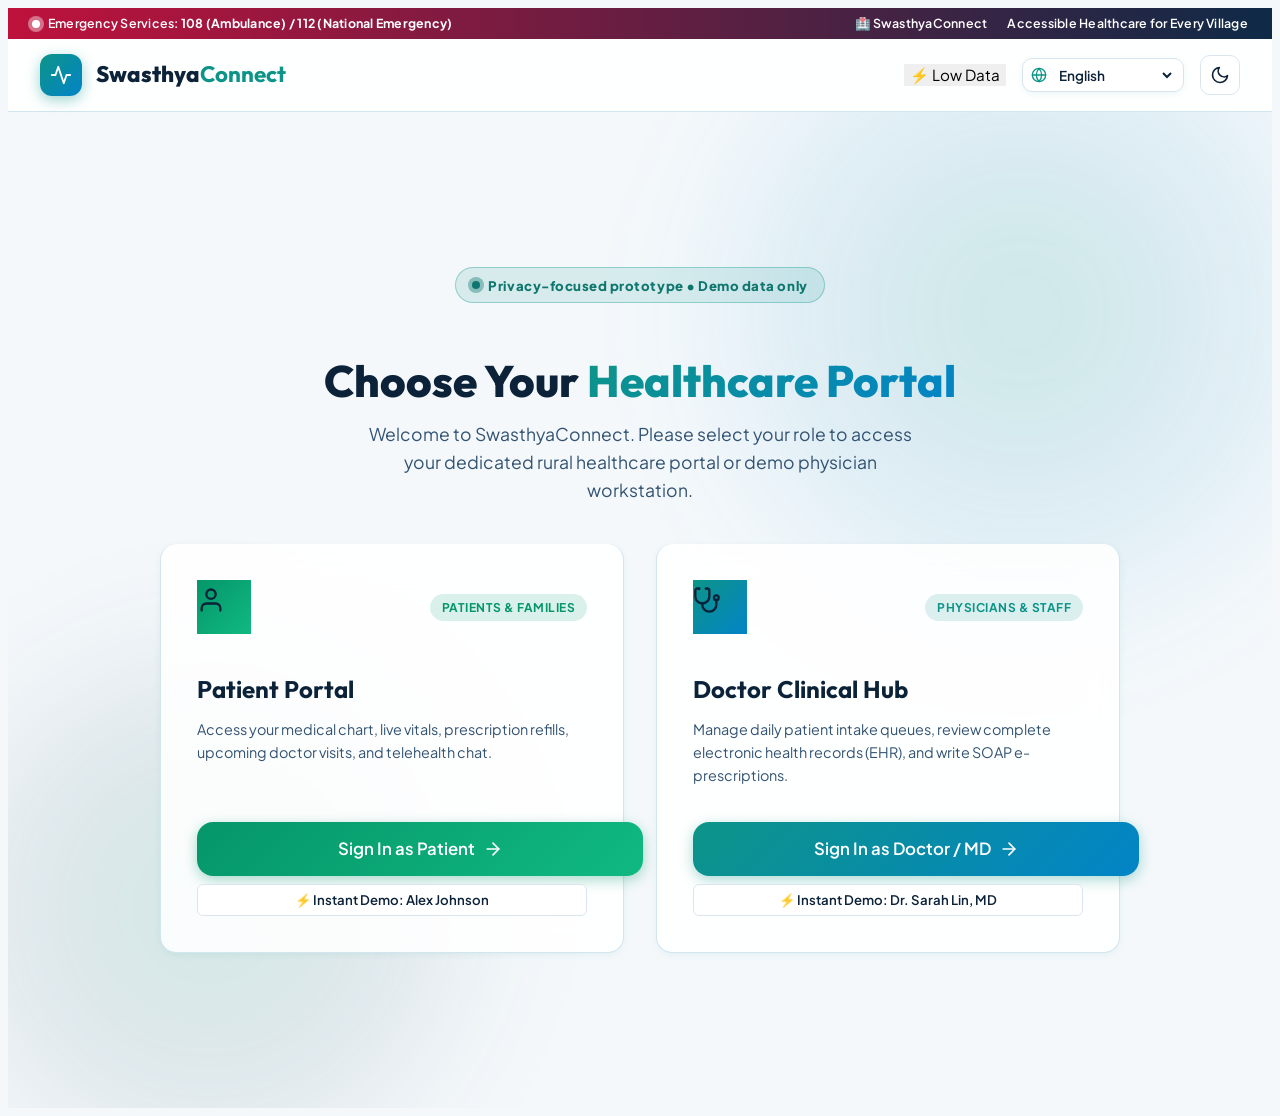
<file: login.html>
<!DOCTYPE html>
<html lang="en" data-theme="light">
<head>
  <meta charset="UTF-8">
  <meta name="viewport" content="width=device-width, initial-scale=1.0">
  <title>SwasthyaConnect | Unified Healthcare Login Gateway</title>
  <meta name="theme-color" content="#0d9488">
  <meta name="apple-mobile-web-app-capable" content="yes">
  <meta name="apple-mobile-web-app-status-bar-style" content="default">
  <link rel="manifest" href="manifest.json">
  <link rel="stylesheet" href="css/style.css">
  <link rel="stylesheet" href="css/auth.css">
</head>
<body>

  <!-- Hospital Emergency & Mission Top Ticker -->
  <div class="emergency-top-ticker">
    <div class="emergency-ticker-left">
      <span class="pulse-dot" style="background: #ffffff;"></span>
      <span>Emergency Services: <strong>108 (Ambulance) / 112 (National Emergency)</strong></span>
    </div>
    <div class="emergency-ticker-right">
      <span>🏥 SwasthyaConnect</span>
      <span>Accessible Healthcare for Every Village</span>
    </div>
  </div>

  <!-- App Header -->
  <header class="app-header">
    <a href="index.html" class="brand-logo">
      <div class="brand-icon">
        <svg class="icon" style="width:22px; height:22px;" viewBox="0 0 24 24"><path d="M22 12h-4l-3 9L9 3l-3 9H2"/></svg>
      </div>
      <span>Swasthya<span style="color:var(--hospital-teal-600); font-weight:700;">Connect</span></span>
    </a>

    <div class="nav-actions">
      <!-- Low Data Mode Toggle -->
      <button class="low-data-btn low-data-toggle-btn" aria-pressed="false" title="Toggle Low Data Mode">
        <span>⚡ Low Data</span>
      </button>

      <!-- Language Switcher (English, Hindi, Telugu) -->
      <div class="lang-switcher-wrap" title="Change Language / भाषा बदलें / భాషను మార్చండి">
        <svg class="icon lang-globe-icon" viewBox="0 0 24 24" style="width:16px; height:16px; margin-right:4px;">
          <circle cx="12" cy="12" r="10"></circle>
          <line x1="2" y1="12" x2="22" y2="12"></line>
          <path d="M12 2a15.3 15.3 0 0 1 4 10 15.3 15.3 0 0 1-4 10 15.3 15.3 0 0 1-4-10 15.3 15.3 0 0 1 4-10z"></path>
        </svg>
        <select id="topbar-lang-select" class="swasthya-lang-dropdown" onchange="SwasthyaI18n.setLanguage(this.value)" aria-label="Select Language">
          <option value="en">English</option>
          <option value="hi">हिंदी (Hindi)</option>
          <option value="te">తెలుగు (Telugu)</option>
        </select>
      </div>

      <button class="btn-icon theme-toggle-btn" aria-label="Toggle Theme" title="Toggle theme">
        <svg class="icon icon-moon" viewBox="0 0 24 24"><path d="M21 12.79A9 9 0 1 1 11.21 3 7 7 0 0 0 21 12.79z"/></svg>
        <svg class="icon icon-sun" style="display:none;" viewBox="0 0 24 24"><circle cx="12" cy="12" r="5"/><line x1="12" y1="1" x2="12" y2="3"/><line x1="12" y1="21" x2="12" y2="23"/><line x1="4.22" y1="4.22" x2="5.64" y2="5.64"/><line x1="18.36" y1="18.36" x2="19.78" y2="19.78"/><line x1="1" y1="12" x2="3" y2="12"/><line x1="21" y1="12" x2="23" y2="12"/><line x1="4.22" y1="19.78" x2="5.64" y2="18.36"/><line x1="18.36" y1="5.64" x2="19.78" y2="4.22"/></svg>
      </button>
    </div>
  </header>

  <div class="auth-wrapper" style="align-items: center; justify-content: center; padding: 3rem 1.5rem;">
    <div class="ambient-glow-1"></div>
    <div class="ambient-glow-2"></div>

    <div style="position: relative; z-index: 1; max-width: 960px; width: 100%; margin: 0 auto; text-align: center;">
      
      <div class="auth-hero-badge" style="margin: 0 auto 1.25rem;">
        <span class="pulse-dot"></span>
        <span>Privacy-focused prototype &bull; Demo data only</span>
      </div>

      <h1 style="font-size: 2.75rem; font-weight: 800; margin-bottom: 0.75rem;">
        Choose Your <span style="background: var(--primary-gradient); -webkit-background-clip: text; -webkit-text-fill-color: transparent;">Healthcare Portal</span>
      </h1>
      <p style="font-size: 1.1rem; color: var(--text-secondary); max-width: 580px; margin: 0 auto 2.5rem;">
        Welcome to SwasthyaConnect. Please select your role to access your dedicated rural healthcare portal or demo physician workstation.
      </p>

      <div style="display: grid; grid-template-columns: repeat(auto-fit, minmax(320px, 1fr)); gap: 2rem; text-align: left;">
        
        <!-- Patient Portal Login Card -->
        <div class="glass-panel" style="padding: 2.25rem; border-top: 4px solid var(--accent-emerald); display: flex; flex-direction: column; gap: 1.25rem; transition: transform var(--transition-fast);">
          <div style="display: flex; align-items: center; justify-content: space-between;">
            <div class="user-avatar" style="width: 54px; height: 54px; background: var(--accent-emerald-gradient); font-size: 1.4rem;">
              <svg class="icon" style="width: 28px; height: 28px;" viewBox="0 0 24 24"><path d="M20 21v-2a4 4 0 0 0-4-4H8a4 4 0 0 0-4 4v2"/><circle cx="12" cy="7" r="4"/></svg>
            </div>
            <span class="badge badge-emerald">Patients & Families</span>
          </div>

          <div>
            <h2 style="font-size: 1.5rem; margin-bottom: 0.35rem;">Patient Portal</h2>
            <p style="font-size: 0.9rem; color: var(--text-secondary);">
              Access your medical chart, live vitals, prescription refills, upcoming doctor visits, and telehealth chat.
            </p>
          </div>

          <div style="display: flex; flex-direction: column; gap: 0.5rem; margin-top: auto;">
            <a href="patient-login.html" class="btn btn-emerald btn-lg" style="width: 100%;">
              <span>Sign In as Patient</span>
              <svg class="icon" viewBox="0 0 24 24"><line x1="5" y1="12" x2="19" y2="12"/><polyline points="12 5 19 12 12 19"/></svg>
            </a>
            <button class="btn btn-sm btn-secondary" onclick="loginPatientQuick()">
              <span>⚡ Instant Demo: Alex Johnson</span>
            </button>
          </div>
        </div>

        <!-- Doctor Portal Login Card -->
        <div class="glass-panel" style="padding: 2.25rem; border-top: 4px solid var(--primary-600); display: flex; flex-direction: column; gap: 1.25rem; transition: transform var(--transition-fast);">
          <div style="display: flex; align-items: center; justify-content: space-between;">
            <div class="user-avatar" style="width: 54px; height: 54px; background: var(--primary-gradient); font-size: 1.4rem;">
              <svg class="icon" style="width: 28px; height: 28px;" viewBox="0 0 24 24"><path d="M4.8 2.3A.3.3 0 1 0 5 2H4a2 2 0 0 0-2 2v5a6 6 0 0 0 6 6v0a6 6 0 0 0 6-6V4a2 2 0 0 0-2-2h-1a.2.2 0 1 0 .3.3"/><path d="M8 15v1a6 6 0 0 0 6 6v0a6 6 0 0 0 6-6v-4"/><circle cx="20" cy="10" r="2"/></svg>
            </div>
            <span class="badge badge-primary">Physicians & Staff</span>
          </div>

          <div>
            <h2 style="font-size: 1.5rem; margin-bottom: 0.35rem;">Doctor Clinical Hub</h2>
            <p style="font-size: 0.9rem; color: var(--text-secondary);">
              Manage daily patient intake queues, review complete electronic health records (EHR), and write SOAP e-prescriptions.
            </p>
          </div>

          <div style="display: flex; flex-direction: column; gap: 0.5rem; margin-top: auto;">
            <a href="doctor-login.html" class="btn btn-primary btn-lg" style="width: 100%;">
              <span>Sign In as Doctor / MD</span>
              <svg class="icon" viewBox="0 0 24 24"><line x1="5" y1="12" x2="19" y2="12"/><polyline points="12 5 19 12 12 19"/></svg>
            </a>
            <button class="btn btn-sm btn-secondary" onclick="loginDoctorQuick()">
              <span>⚡ Instant Demo: Dr. Sarah Lin, MD</span>
            </button>
          </div>
        </div>

      </div>

    </div>
  </div>

  <div id="toast-container"></div>

  <!-- Scripts -->
  <script src="js/store.js"></script>
  <script src="js/i18n.js"></script>
  <script src="js/offline-manager.js"></script>
  <script src="js/theme.js"></script>
  <script>
    function loginPatientQuick() {
      const pat = PulseCareStore.getPatientById('pat-1') || PulseCareStore.getPatients()[0];
      PulseCareStore.setSession({
        id: pat.id,
        name: pat.name,
        email: pat.email,
        role: 'patient',
        bloodType: pat.bloodType
      }, true);
      PulseCareUI.showToast('Patient Authenticated', `Welcome back, ${pat.name}!`, 'success');
      setTimeout(() => { window.location.href = 'patient.html'; }, 400);
    }

    function loginDoctorQuick() {
      const doc = PulseCareStore.getDoctorById('doc-1') || PulseCareStore.getDoctors()[0];
      PulseCareStore.setSession({
        id: doc.id,
        name: doc.name,
        email: doc.email,
        role: 'doctor',
        specialty: doc.specialty,
        department: doc.department,
        avatar: doc.avatar
      }, true);
      PulseCareUI.showToast('Physician Authenticated', `Welcome back, ${doc.name}!`, 'success');
      setTimeout(() => { window.location.href = 'doctor.html'; }, 400);
    }
  </script>
</body>
</html>
</file>
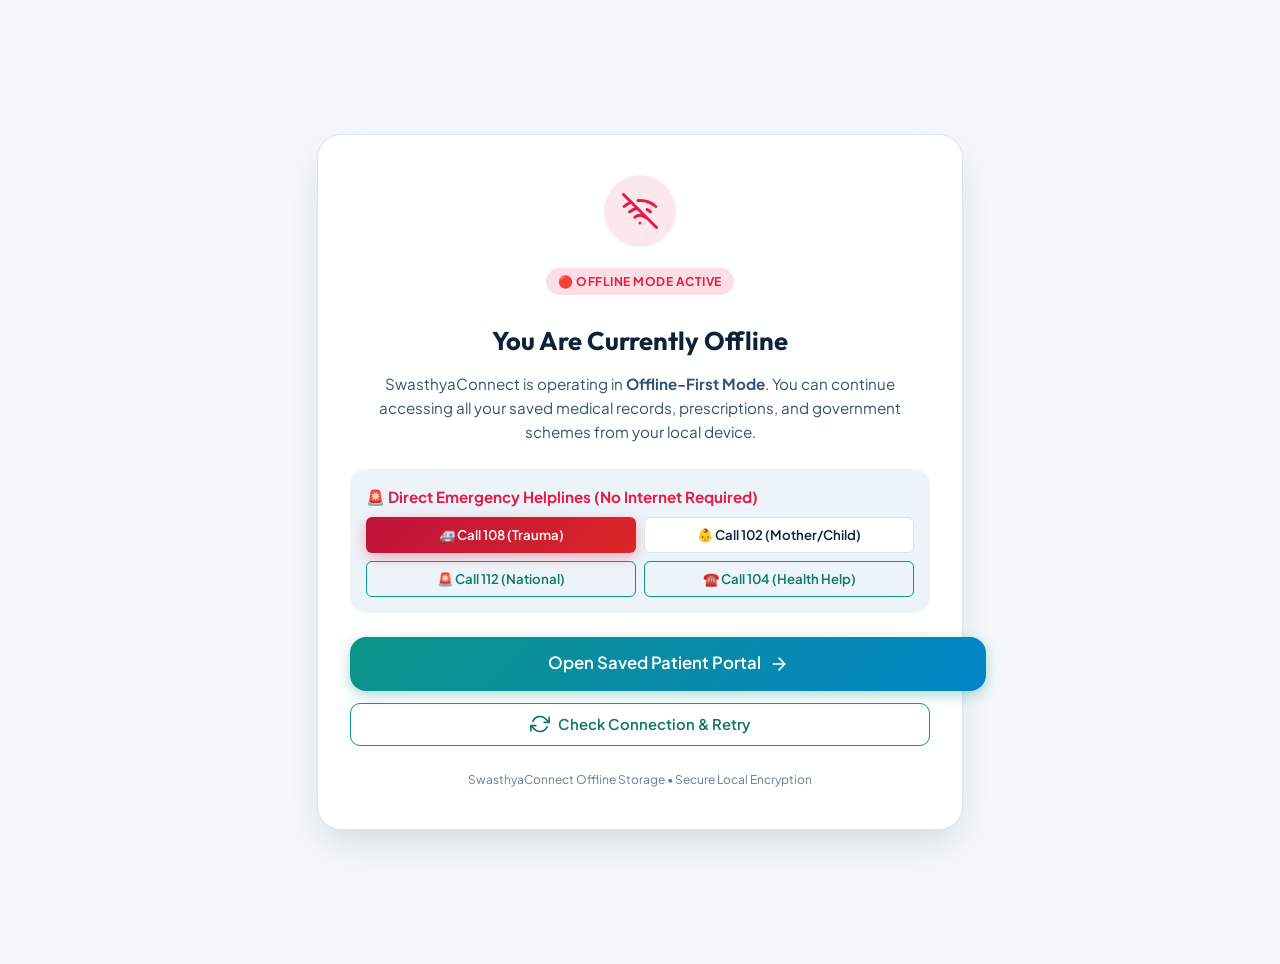
<file: offline.html>
<!DOCTYPE html>
<html lang="en" data-theme="light">
<head>
  <meta charset="UTF-8">
  <meta name="viewport" content="width=device-width, initial-scale=1.0">
  <title>Offline Mode - SwasthyaConnect</title>
  <meta name="theme-color" content="#0d9488">
  <link rel="stylesheet" href="css/style.css">
  <style>
    .offline-container {
      min-height: 100vh;
      display: flex;
      flex-direction: column;
      align-items: center;
      justify-content: center;
      padding: 1.5rem;
      text-align: center;
      background: var(--bg-main);
    }
    .offline-card {
      background: var(--bg-surface);
      border: 1px solid var(--border-light);
      border-radius: var(--radius-lg);
      padding: 2.5rem 2rem;
      max-width: 580px;
      width: 100%;
      box-shadow: var(--shadow-lg);
    }
    .offline-icon {
      width: 72px;
      height: 72px;
      border-radius: 50%;
      background: rgba(225, 29, 72, 0.1);
      color: var(--hospital-cross-red);
      display: flex;
      align-items: center;
      justify-content: center;
      margin: 0 auto 1.25rem;
    }
    .emergency-dial-box {
      background: var(--bg-input);
      border-radius: var(--radius-md);
      padding: 1rem;
      margin: 1.5rem 0;
      text-align: left;
    }
  </style>
</head>
<body>

  <div class="offline-container">
    <div class="offline-card">
      <div class="offline-icon">
        <svg class="icon" style="width:36px; height:36px;" viewBox="0 0 24 24">
          <line x1="1" y1="1" x2="23" y2="23"/>
          <path d="M16.72 11.06A10.94 10.94 0 0 1 19 12.55"/>
          <path d="M5 12.55a10.94 10.94 0 0 1 5.17-2.39"/>
          <path d="M10.71 5.05A16 16 0 0 1 22.58 9"/>
          <path d="M1.42 9a15.91 15.91 0 0 1 4.7-2.88"/>
          <path d="M8.53 16.11a6 6 0 0 1 6.95 0"/>
          <line x1="12" y1="20" x2="12.01" y2="20"/>
        </svg>
      </div>

      <span class="badge badge-danger" style="margin-bottom:0.5rem;">🔴 Offline Mode Active</span>
      <h2 style="font-size:1.6rem; color:var(--text-primary); margin-bottom:0.5rem;">You Are Currently Offline</h2>
      <p style="color:var(--text-secondary); font-size:0.95rem; margin-bottom:1.5rem;">
        SwasthyaConnect is operating in <strong>Offline-First Mode</strong>. You can continue accessing all your saved medical records, prescriptions, and government schemes from your local device.
      </p>

      <div class="emergency-dial-box">
        <strong style="display:block; color:var(--hospital-cross-red); font-size:0.95rem; margin-bottom:0.5rem;">
          🚨 Direct Emergency Helplines (No Internet Required)
        </strong>
        <div style="display:grid; grid-template-columns:1fr 1fr; gap:0.5rem;">
          <a href="tel:108" class="btn btn-sm btn-danger" style="text-align:center;">
            <span>🚑 Call 108 (Trauma)</span>
          </a>
          <a href="tel:102" class="btn btn-sm btn-secondary" style="text-align:center;">
            <span>👶 Call 102 (Mother/Child)</span>
          </a>
          <a href="tel:112" class="btn btn-sm btn-outline" style="text-align:center;">
            <span>🚨 Call 112 (National)</span>
          </a>
          <a href="tel:104" class="btn btn-sm btn-outline" style="text-align:center;">
            <span>☎️ Call 104 (Health Help)</span>
          </a>
        </div>
      </div>

      <div style="display:flex; flex-direction:column; gap:0.75rem;">
        <a href="patient.html" class="btn btn-primary btn-lg" style="width:100%; text-align:center;">
          <span>Open Saved Patient Portal</span>
          <svg class="icon" viewBox="0 0 24 24"><line x1="5" y1="12" x2="19" y2="12"/><polyline points="12 5 19 12 12 19"/></svg>
        </a>
        <button class="btn btn-outline" onclick="window.location.reload()">
          <svg class="icon" viewBox="0 0 24 24"><polyline points="23 4 23 10 17 10"/><polyline points="1 20 1 14 7 14"/><path d="M3.51 9a9 9 0 0 1 14.85-3.36L23 10M1 14l4.64 4.36A9 9 0 0 0 20.49 15"/></svg>
          <span>Check Connection & Retry</span>
        </button>
      </div>

      <p style="font-size:0.75rem; color:var(--text-muted); margin-top:1.5rem; margin-bottom:0;">
        SwasthyaConnect Offline Storage &bull; Secure Local Encryption
      </p>
    </div>
  </div>

  <script src="js/i18n.js"></script>
  <script>
    // Auto-redirect if internet connection returns
    window.addEventListener('online', () => {
      window.location.href = 'patient.html';
    });
  </script>
</body>
</html>
</file>
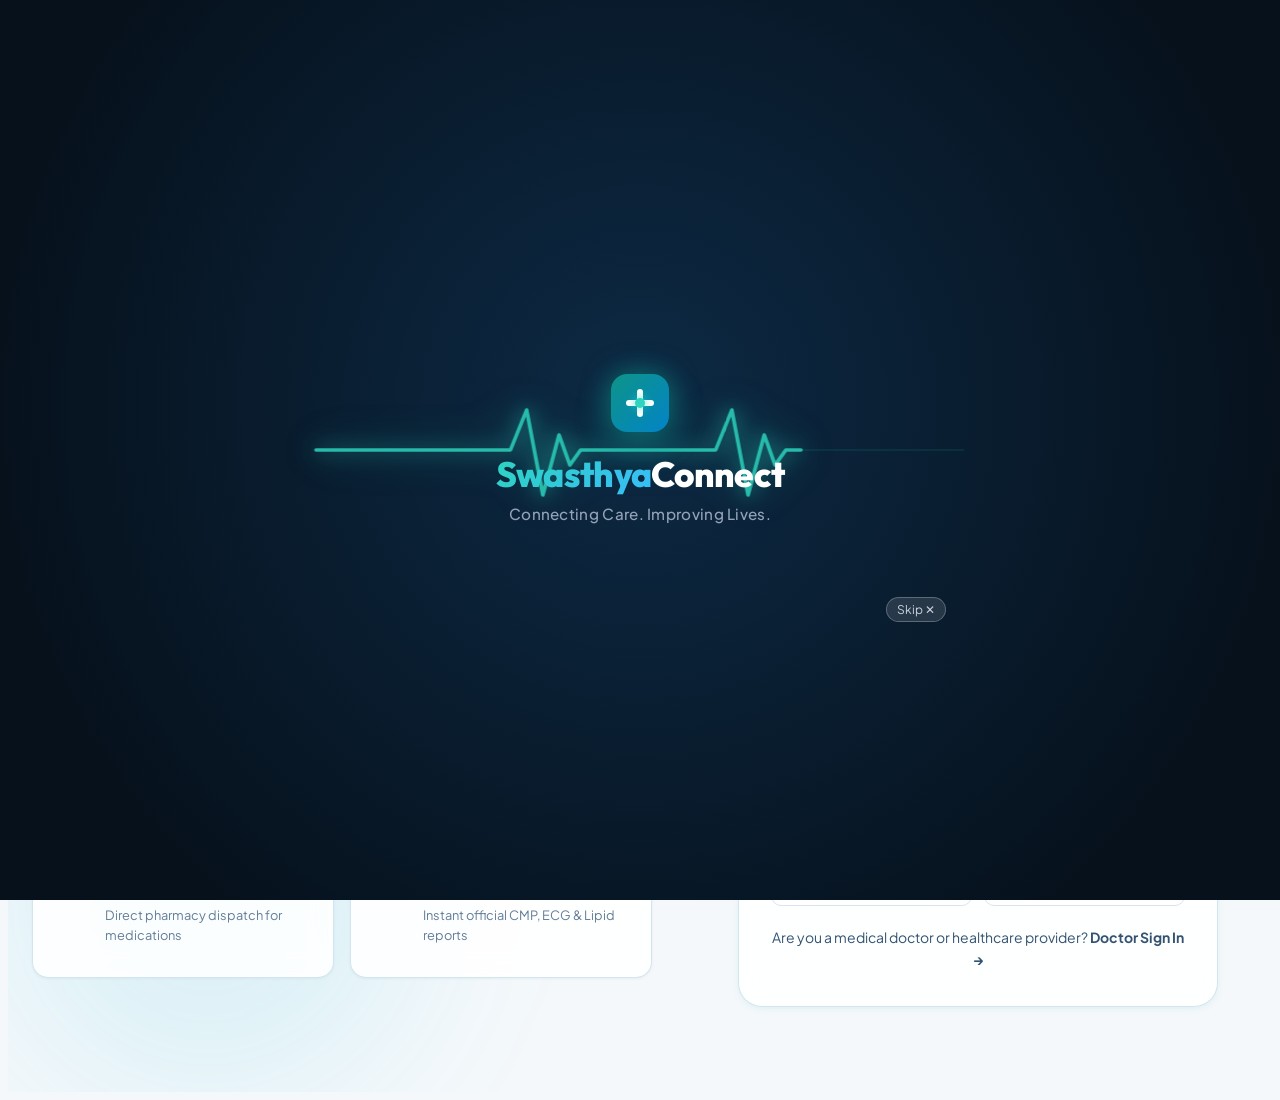
<file: patient-login.html>
<!DOCTYPE html>
<html lang="en" data-theme="light">
<head>
  <meta charset="UTF-8">
  <meta name="viewport" content="width=device-width, initial-scale=1.0">
  <title>Patient Portal Sign In | SwasthyaConnect</title>
  <meta name="theme-color" content="#0d9488">
  <meta name="apple-mobile-web-app-capable" content="yes">
  <meta name="apple-mobile-web-app-status-bar-style" content="default">
  <link rel="manifest" href="manifest.json">
  <link rel="stylesheet" href="css/style.css">
  <link rel="stylesheet" href="css/auth.css">
  <link rel="stylesheet" href="css/animations.css">
</head>
<body>

  <!-- Hospital Emergency & Mission Top Ticker -->
  <div class="emergency-top-ticker">
    <div class="emergency-ticker-left">
      <span class="pulse-dot" style="background: #ffffff;"></span>
      <span>Emergency Services: <strong>108 (Ambulance) / 112 (National Emergency)</strong></span>
    </div>
    <div class="emergency-ticker-right">
      <span>🏥 SwasthyaConnect</span>
      <span>Accessible Healthcare for Every Village</span>
    </div>
  </div>

  <!-- App Header -->
  <header class="app-header">
    <a href="index.html" class="brand-logo">
      <div class="brand-icon" style="background: var(--accent-emerald-gradient);">
        <svg class="icon" style="width:22px; height:22px;" viewBox="0 0 24 24"><path d="M20 21v-2a4 4 0 0 0-4-4H8a4 4 0 0 0-4 4v2"/><circle cx="12" cy="7" r="4"/></svg>
      </div>
      <span>Swasthya<span style="color:var(--accent-emerald); font-weight:700;">Connect</span></span>
    </a>

    <div class="nav-actions">
      <!-- Low Data Mode Toggle -->
      <button class="low-data-btn low-data-toggle-btn" aria-pressed="false" title="Toggle Low Data Mode">
        <span>⚡ Low Data</span>
      </button>

      <!-- Language Switcher (English, Hindi, Telugu) -->
      <div class="lang-switcher-wrap" title="Change Language / भाषा बदलें / భాషను మార్చండి">
        <svg class="icon lang-globe-icon" viewBox="0 0 24 24" style="width:16px; height:16px; margin-right:4px;">
          <circle cx="12" cy="12" r="10"></circle>
          <line x1="2" y1="12" x2="22" y2="12"></line>
          <path d="M12 2a15.3 15.3 0 0 1 4 10 15.3 15.3 0 0 1-4 10 15.3 15.3 0 0 1-4-10 15.3 15.3 0 0 1 4-10z"></path>
        </svg>
        <select id="nav-lang-select" class="swasthya-lang-dropdown" onchange="SwasthyaI18n.setLanguage(this.value)" aria-label="Select Language">
          <option value="en">English</option>
          <option value="hi">हिंदी (Hindi)</option>
          <option value="te">తెలుగు (Telugu)</option>
        </select>
      </div>

      <a href="doctor-login.html" class="btn btn-sm btn-outline" style="border-color: var(--primary-600); color: var(--primary-600);">
        <svg class="icon" viewBox="0 0 24 24"><path d="M4.8 2.3A.3.3 0 1 0 5 2H4a2 2 0 0 0-2 2v5a6 6 0 0 0 6 6v0a6 6 0 0 0 6-6V4a2 2 0 0 0-2-2h-1a.2.2 0 1 0 .3.3"/><path d="M8 15v1a6 6 0 0 0 6 6v0a6 6 0 0 0 6-6v-4"/></svg>
        <span data-i18n="navDoctorSignIn">Doctor Sign In</span>
      </a>
      <button class="btn-icon theme-toggle-btn" aria-label="Toggle Theme" title="Toggle theme">
        <svg class="icon icon-moon" viewBox="0 0 24 24"><path d="M21 12.79A9 9 0 1 1 11.21 3 7 7 0 0 0 21 12.79z"/></svg>
        <svg class="icon icon-sun" style="display:none;" viewBox="0 0 24 24"><circle cx="12" cy="12" r="5"/><line x1="12" y1="1" x2="12" y2="3"/><line x1="12" y1="21" x2="12" y2="23"/><line x1="4.22" y1="4.22" x2="5.64" y2="5.64"/><line x1="18.36" y1="18.36" x2="19.78" y2="19.78"/><line x1="1" y1="12" x2="3" y2="12"/><line x1="21" y1="12" x2="23" y2="12"/><line x1="4.22" y1="19.78" x2="5.64" y2="18.36"/><line x1="18.36" y1="5.64" x2="19.78" y2="4.22"/></svg>
      </button>
    </div>
  </header>

  <!-- Auth Layout -->
  <div class="auth-wrapper">
    <div class="ambient-glow-1" style="background: radial-gradient(circle, rgba(16, 185, 129, 0.2) 0%, transparent 70%);"></div>
    <div class="ambient-glow-2" style="background: radial-gradient(circle, rgba(6, 182, 212, 0.15) 0%, transparent 70%);"></div>

    <main class="auth-container">
      
      <!-- Hero Left -->
      <section class="auth-hero">
        <div class="auth-hero-badge" style="background: rgba(16, 185, 129, 0.12); border-color: rgba(16, 185, 129, 0.3); color: var(--accent-emerald);">
          <span class="pulse-dot" style="background: var(--accent-emerald);"></span>
          <span>Privacy-focused prototype &bull; Demo data only</span>
        </div>

        <h1 class="auth-hero-title">
          Your Health, <span style="background: var(--accent-emerald-gradient); -webkit-background-clip: text; -webkit-text-fill-color: transparent;">Accessible & Connected</span>
        </h1>

        <p class="auth-hero-desc">
          Sign in to your demo patient chart to monitor vitals, schedule consultations with doctors, refill prescriptions, and access government health schemes.
        </p>

        <div class="auth-feature-list">
          <div class="auth-feature-item">
            <div class="auth-feature-icon" style="background: rgba(16, 185, 129, 0.1); color: var(--accent-emerald);">
              <svg class="icon" viewBox="0 0 24 24"><path d="M22 12h-4l-3 9L9 3l-3 9H2"/></svg>
            </div>
            <div class="auth-feature-text">
              <h4>Vitals Tracking</h4>
              <p>Continuous Blood Pressure & Pulse telemetry</p>
            </div>
          </div>

          <div class="auth-feature-item">
            <div class="auth-feature-icon" style="background: rgba(16, 185, 129, 0.1); color: var(--accent-emerald);">
              <svg class="icon" viewBox="0 0 24 24"><polygon points="23 7 16 12 23 17 23 7"/><rect x="1" y="5" width="15" height="14" rx="2" ry="2"/></svg>
            </div>
            <div class="auth-feature-text">
              <h4>Telehealth Video</h4>
              <p>Direct virtual visits with your doctor</p>
            </div>
          </div>

          <div class="auth-feature-item">
            <div class="auth-feature-icon" style="background: rgba(16, 185, 129, 0.1); color: var(--accent-emerald);">
              <svg class="icon" viewBox="0 0 24 24"><path d="m10.5 20.5 10-10a4.95 4.95 0 1 0-7-7l-10 10a4.95 4.95 0 1 0 7 7Z"/><path d="m8.5 8.5 7 7"/></svg>
            </div>
            <div class="auth-feature-text">
              <h4>1-Click Refills</h4>
              <p>Direct pharmacy dispatch for medications</p>
            </div>
          </div>

          <div class="auth-feature-item">
            <div class="auth-feature-icon" style="background: rgba(16, 185, 129, 0.1); color: var(--accent-emerald);">
              <svg class="icon" viewBox="0 0 24 24"><path d="M14 2H6a2 2 0 0 0-2 2v16a2 2 0 0 0 2 2h12a2 2 0 0 0 2-2V8z"/><polyline points="14 2 14 8 20 8"/><line x1="16" y1="13" x2="8" y2="13"/><line x1="16" y1="17" x2="8" y2="17"/></svg>
            </div>
            <div class="auth-feature-text">
              <h4>Diagnostic Labs</h4>
              <p>Instant official CMP, ECG & Lipid reports</p>
            </div>
          </div>
        </div>
      </section>

      <!-- Patient Auth Card -->
      <section class="auth-card-container">
        <div class="glass-panel auth-card" style="border-top: 4px solid var(--accent-emerald);">
          
          <div class="auth-card-header">
            <div class="user-avatar" style="width:50px; height:50px; margin: 0 auto 0.75rem; background: var(--accent-emerald-gradient); font-size:1.25rem;">
              <svg class="icon" style="width:26px; height:26px;" viewBox="0 0 24 24"><path d="M20 21v-2a4 4 0 0 0-4-4H8a4 4 0 0 0-4 4v2"/><circle cx="12" cy="7" r="4"/></svg>
            </div>
            <h2 class="auth-card-title">Patient Portal Sign In</h2>
            <p class="auth-card-subtitle">Sign in with your verified email or Medical Record Number (MRN)</p>
          </div>

          <!-- Demo Quick Fill -->
          <div class="demo-quick-access" style="background: rgba(16, 185, 129, 0.08); border-color: rgba(16, 185, 129, 0.4);">
            <div class="demo-quick-title" style="color: var(--accent-emerald);">
              <span>⚡ One-Click Patient Demo Access</span>
              <span style="font-size:0.7rem; font-weight:normal;">Instant Login</span>
            </div>
            <button type="button" class="btn-demo-pill" id="demo-patient-quick" style="width: 100%; justify-content: center;">
              <span class="demo-avatar-dot dot-patient">AJ</span>
              <span>Sign in instantly as Alex Johnson (Patient)</span>
            </button>
          </div>

          <!-- Form -->
          <form id="patient-login-form">
            <div class="form-group">
              <label class="form-label" for="pat-email-input">Email or Medical Record # (MRN)</label>
              <div class="input-with-icon">
                <span class="input-icon-left">
                  <svg class="icon" viewBox="0 0 24 24"><path d="M4 4h16c1.1 0 2 .9 2 2v12c0 1.1-.9 2-2 2H4c-1.1 0-2-.9-2-2V6c0-1.1.9-2 2-2z"/><polyline points="22,6 12,13 2,6"/></svg>
                </span>
                <input type="email" id="pat-email-input" class="form-control" placeholder="e.g. alex.johnson@example.com" value="alex.johnson@example.com" required>
              </div>
            </div>

            <div class="form-group">
              <div class="form-label">
                <label for="pat-password-input">Password</label>
                <a href="#" style="font-size:0.8rem;" onclick="event.preventDefault(); PulseCareUI.openModal('forgot-modal');">Forgot password?</a>
              </div>
              <div class="input-with-icon">
                <span class="input-icon-left">
                  <svg class="icon" viewBox="0 0 24 24"><rect x="3" y="11" width="18" height="11" rx="2" ry="2"/><path d="M7 11V7a5 5 0 0 1 10 0v4"/></svg>
                </span>
                <input type="password" id="pat-password-input" class="form-control" placeholder="Enter your password" value="PatientSecurePass123!" required>
                <button type="button" class="password-toggle-btn" id="pat-toggle-pass" aria-label="Toggle password visibility">
                  <svg class="icon" viewBox="0 0 24 24"><path d="M1 12s4-8 11-8 11 8 11 8-4 8-11 8-11-8-11-8z"/><circle cx="12" cy="12" r="3"/></svg>
                </button>
              </div>
            </div>

            <div style="display:flex; align-items:center; justify-content:space-between; margin-bottom: 1.5rem; font-size: 0.875rem;">
              <label style="display:flex; align-items:center; gap: 0.5rem; cursor:pointer;">
                <input type="checkbox" checked>
                <span>Remember on this device</span>
              </label>
            </div>

            <button type="submit" class="btn btn-emerald btn-lg" style="width: 100%;">
              <span>Sign In to Patient Portal</span>
              <svg class="icon" viewBox="0 0 24 24"><line x1="5" y1="12" x2="19" y2="12"/><polyline points="12 5 19 12 12 19"/></svg>
            </button>
          </form>

          <div class="auth-divider">or sign in with</div>

          <div class="social-auth-grid">
            <button type="button" class="btn-social" id="pat-biometric-btn">
              <svg class="icon" style="color:var(--accent-emerald);" viewBox="0 0 24 24"><path d="M12 2a10 10 0 0 0-10 10c0 4.42 2.87 8.17 6.84 9.5.5.08.66-.23.66-.5v-1.69c-2.77.6-3.36-1.34-3.36-1.34-.46-1.16-1.11-1.47-1.11-1.47-.91-.62.07-.6.07-.6 1 .07 1.53 1.03 1.53 1.03.87 1.52 2.34 1.07 2.91.83.1-.65.35-1.09.63-1.34-2.22-.25-4.55-1.11-4.55-4.92 0-1.11.38-2 1.03-2.71-.1-.25-.45-1.29.1-2.64 0 0 .84-.27 2.75 1.02.79-.22 1.65-.33 2.5-.33.85 0 1.71.11 2.5.33 1.91-1.29 2.75-1.02 2.75-1.02.55 1.35.2 2.39.1 2.64.65.71 1.03 1.6 1.03 2.71 0 3.82-2.34 4.66-4.57 4.91.36.31.69.92.69 1.85V21c0 .27.16.59.67.5C19.14 20.16 22 16.42 22 12A10 10 0 0 0 12 2z"/></svg>
              <span>Touch / Face ID</span>
            </button>
            <button type="button" class="btn-social" onclick="PulseCareUI.showToast('SMS OTP Code', 'Verification code 784-219 sent to +1 (555) 234-8910.', 'info')">
              <svg class="icon" style="color:var(--primary-600);" viewBox="0 0 24 24"><path d="M22 16.92v3a2 2 0 0 1-2.18 2 19.79 19.79 0 0 1-8.63-3.07 19.5 19.5 0 0 1-6-6 19.79 19.79 0 0 1-3.07-8.67A2 2 0 0 1 4.11 2h3a2 2 0 0 1 2 1.72 12.84 12.84 0 0 0 .7 2.81 2 2 0 0 1-.45 2.11L8.09 9.91a16 16 0 0 0 6 6l1.27-1.27a2 2 0 0 1 2.11-.45 12.84 12.84 0 0 0 2.81.7A2 2 0 0 1 22 16.92z"/></svg>
              <span>SMS One-Time Code</span>
            </button>
          </div>

          <div class="auth-footer-text">
            Are you a medical doctor or healthcare provider? 
            <a href="doctor-login.html" style="font-weight:700; color:var(--primary-600);">Doctor Sign In &rarr;</a>
          </div>

        </div>
      </section>

    </main>
  </div>

  <div id="toast-container"></div>

  <!-- Scripts -->
  <script src="js/store.js"></script>
  <script src="js/i18n.js"></script>
  <script src="js/offline-manager.js"></script>
  <script src="js/theme.js"></script>
  <script src="js/animations.js"></script>
  <script>
    document.addEventListener('DOMContentLoaded', () => {
      const form = document.getElementById('patient-login-form');
      const toggleBtn = document.getElementById('pat-toggle-pass');
      const passInput = document.getElementById('pat-password-input');
      const quickDemoBtn = document.getElementById('demo-patient-quick');
      const biometricBtn = document.getElementById('pat-biometric-btn');

      if (toggleBtn && passInput) {
        toggleBtn.addEventListener('click', () => {
          const type = passInput.getAttribute('type') === 'password' ? 'text' : 'password';
          passInput.setAttribute('type', type);
        });
      }

      function loginPatient() {
        const pat = PulseCareStore.getPatientById('pat-1') || PulseCareStore.getPatients()[0];
        PulseCareStore.setSession({
          id: pat.id,
          name: pat.name,
          email: pat.email,
          role: 'patient',
          bloodType: pat.bloodType
        }, true);
        PulseCareUI.showToast('Authenticated', `Welcome back, ${pat.name}! Opening your health portal...`, 'success');
        setTimeout(() => {
          window.location.href = 'patient.html';
        }, 500);
      }

      if (quickDemoBtn) {
        quickDemoBtn.addEventListener('click', loginPatient);
      }

      if (biometricBtn) {
        biometricBtn.addEventListener('click', () => {
          PulseCareUI.showToast('Touch ID', 'Biometrics verified.', 'success');
          loginPatient();
        });
      }

      if (form) {
        form.addEventListener('submit', (e) => {
          e.preventDefault();
          loginPatient();
        });
      }
    });
  </script>
</body>
</html>
</file>
<file: css/style.css>
/* ==========================================================================
   SwasthyaConnect - Premium Hospital & Clinical Health System Design System
   ========================================================================== */

@import url('https://fonts.googleapis.com/css2?family=Outfit:wght@400;500;600;700;800&family=Plus+Jakarta+Sans:wght@300;400;500;600;700;800&display=swap');

:root {
  /* Hospital Color Palette - Clinical Surgical Teal, Healing Emerald, Medical Sapphire & Emergency Red */
  --hospital-teal-50: #f0fdfa;
  --hospital-teal-100: #ccfbf1;
  --hospital-teal-200: #99f6e4;
  --hospital-teal-300: #5eead4;
  --hospital-teal-400: #2dd4bf;
  --hospital-teal-500: #14b8a6;
  --hospital-teal-600: #0d9488;
  --hospital-teal-700: #0f766e;
  --hospital-teal-800: #115e59;
  --hospital-teal-900: #134e4a;

  --hospital-blue: #0284c7;
  --hospital-navy: #0e2a47;
  --hospital-cross-red: #e11d48;
  --hospital-healing-green: #059669;

  /* Primary Gradients */
  --primary-gradient: linear-gradient(135deg, #0d9488 0%, #0284c7 100%);
  --primary-gradient-hover: linear-gradient(135deg, #0f766e 0%, #0369a1 100%);
  --accent-emerald-gradient: linear-gradient(135deg, #059669 0%, #10b981 100%);
  --hospital-red-gradient: linear-gradient(135deg, #e11d48 0%, #be123c 100%);
  --emergency-gradient: linear-gradient(135deg, #be123c 0%, #dc2626 100%);

  /* Neutrals - Hospital Clean Light Mode */
  --bg-body: #f4f8fb;
  --bg-surface: #ffffff;
  --bg-surface-elevated: #ffffff;
  --bg-surface-glass: rgba(255, 255, 255, 0.88);
  --bg-surface-glass-border: rgba(204, 225, 237, 0.85);
  --bg-input: #edf4f9;
  --bg-hover: #e6f2f9;

  --text-primary: #0b2238;
  --text-secondary: #335372;
  --text-muted: #627d98;
  --text-inverse: #ffffff;

  --border-light: #d8e5ee;
  --border-subtle: #b6cddc;

  /* Hospital Shadows */
  --shadow-xs: 0 1px 3px rgba(11, 34, 56, 0.05);
  --shadow-sm: 0 2px 8px -2px rgba(13, 148, 136, 0.12);
  --shadow-md: 0 8px 24px -4px rgba(11, 34, 56, 0.08);
  --shadow-lg: 0 16px 36px -6px rgba(11, 34, 56, 0.14);
  --shadow-glow: 0 0 24px rgba(13, 148, 136, 0.25);
  --shadow-cross: 0 0 16px rgba(225, 29, 72, 0.35);

  /* Radii */
  --radius-xs: 6px;
  --radius-sm: 10px;
  --radius-md: 16px;
  --radius-lg: 24px;
  --radius-full: 9999px;

  /* Transitions */
  --transition-fast: 150ms cubic-bezier(0.4, 0, 0.2, 1);
  --transition-normal: 250ms cubic-bezier(0.4, 0, 0.2, 1);
  --transition-slow: 400ms cubic-bezier(0.4, 0, 0.2, 1);

  /* Typography */
  --font-sans: 'Plus Jakarta Sans', -apple-system, BlinkMacSystemFont, 'Segoe UI', Roboto, sans-serif;
  --font-heading: 'Outfit', 'Plus Jakarta Sans', sans-serif;
}

[data-theme="dark"] {
  --bg-body: #06111c;
  --bg-surface: #0c1e30;
  --bg-surface-elevated: #132a42;
  --bg-surface-glass: rgba(12, 30, 48, 0.88);
  --bg-surface-glass-border: rgba(30, 58, 86, 0.7);
  --bg-input: #132a42;
  --bg-hover: #1b3856;

  --text-primary: #f0f7ff;
  --text-secondary: #bcd4ea;
  --text-muted: #7395b4;
  --text-inverse: #06111c;

  --border-light: #1b3856;
  --border-subtle: #294d71;

  --shadow-xs: 0 1px 2px 0 rgba(0, 0, 0, 0.4);
  --shadow-sm: 0 4px 12px -2px rgba(0, 0, 0, 0.5);
  --shadow-md: 0 10px 30px -4px rgba(0, 0, 0, 0.6);
  --shadow-lg: 0 20px 40px -8px rgba(0, 0, 0, 0.7);
/* Rural Low Data Mode (Optimized for low-bandwidth connections) */
.low-data-mode *,
.low-data-mode *::before,
.low-data-mode *::after {
  animation-duration: 0.001ms !important;
  animation-iteration-count: 1 !important;
  transition-duration: 0.001ms !important;
  box-shadow: none !important;
  text-shadow: none !important;
  backdrop-filter: none !important;
  -webkit-backdrop-filter: none !important;
}

.low-data-mode {
  --primary-gradient: #0d9488 !important;
  --primary-gradient-hover: #0f766e !important;
  --accent-emerald-gradient: #059669 !important;
  --hospital-red-gradient: #e11d48 !important;
  --emergency-gradient: #dc2626 !important;
}

.low-data-mode .ambient-glow-1,
.low-data-mode .ambient-glow-2,
.low-data-mode .ambient-blob,
.low-data-mode .glow-orb {
  display: none !important;
}

/* Base Reset */
*, *::before, *::after {
  box-sizing: border-box;
  margin: 0;
  padding: 0;
}
  margin: 0;
  padding: 0;
}

html {
  font-size: 16px;
  scroll-behavior: smooth;
  -webkit-font-smoothing: antialiased;
}

body {
  font-family: var(--font-sans);
  background-color: var(--bg-body);
  color: var(--text-primary);
  line-height: 1.6;
  min-height: 100vh;
  transition: background-color var(--transition-normal), color var(--transition-normal);
  overflow-x: hidden;
}

/* Hospital Cross Icon Badge */
.medical-cross-icon {
  position: relative;
  display: inline-block;
  width: 20px;
  height: 20px;
}
.medical-cross-icon::before,
.medical-cross-icon::after {
  content: '';
  position: absolute;
  background: currentColor;
  border-radius: 2px;
}
.medical-cross-icon::before {
  top: 3px;
  bottom: 3px;
  left: 7px;
  right: 7px;
}
.medical-cross-icon::after {
  top: 7px;
  bottom: 7px;
  left: 3px;
  right: 3px;
}

h1, h2, h3, h4, h5, h6 {
  font-family: var(--font-heading);
  color: var(--text-primary);
  font-weight: 700;
  line-height: 1.25;
}

p {
  color: var(--text-secondary);
}

a {
  color: var(--hospital-teal-600);
  text-decoration: none;
  transition: color var(--transition-fast);
}
a:hover {
  color: var(--hospital-teal-700);
}

button, input, select, textarea {
  font-family: inherit;
  font-size: 0.95rem;
  outline: none;
  border: none;
}

button {
  cursor: pointer;
  user-select: none;
}

/* Emergency Banner Top bar */
.emergency-top-ticker {
  background: linear-gradient(90deg, #be123c 0%, #0e2a47 100%);
  color: #ffffff;
  padding: 0.35rem 1.5rem;
  font-size: 0.775rem;
  display: flex;
  align-items: center;
  justify-content: space-between;
  font-weight: 600;
  letter-spacing: 0.02em;
}

.emergency-ticker-left {
  display: flex;
  align-items: center;
  gap: 0.5rem;
}

.emergency-ticker-right {
  display: flex;
  align-items: center;
  gap: 1.25rem;
}

.emergency-ticker-phone {
  background: rgba(255, 255, 255, 0.2);
  padding: 0.15rem 0.5rem;
  border-radius: var(--radius-xs);
  font-weight: 700;
}

/* Glass Panel with Hospital Border */
.glass-panel {
  background: var(--bg-surface-glass);
  backdrop-filter: blur(18px);
  -webkit-backdrop-filter: blur(18px);
  border: 1px solid var(--bg-surface-glass-border);
  border-radius: var(--radius-md);
  box-shadow: var(--shadow-sm);
  transition: transform var(--transition-fast), box-shadow var(--transition-fast);
}

.glass-panel:hover {
  box-shadow: var(--shadow-md);
}

/* Hospital Buttons */
.btn {
  display: inline-flex;
  align-items: center;
  justify-content: center;
  gap: 0.5rem;
  padding: 0.65rem 1.25rem;
  border-radius: var(--radius-sm);
  font-weight: 600;
  font-size: 0.925rem;
  transition: all var(--transition-fast);
  text-align: center;
  white-space: nowrap;
}

.btn-primary {
  background: var(--primary-gradient);
  color: #ffffff;
  box-shadow: 0 4px 14px rgba(13, 148, 136, 0.35);
}
.btn-primary:hover {
  background: var(--primary-gradient-hover);
  transform: translateY(-2px);
  box-shadow: 0 6px 20px rgba(13, 148, 136, 0.45);
}
.btn-primary:active {
  transform: translateY(0);
}

.btn-secondary {
  background: var(--bg-surface-elevated);
  color: var(--text-primary);
  border: 1px solid var(--border-light);
}
.btn-secondary:hover {
  background: var(--bg-hover);
  border-color: var(--border-subtle);
  transform: translateY(-1px);
}

.btn-emerald {
  background: var(--accent-emerald-gradient);
  color: #ffffff;
  box-shadow: 0 4px 14px rgba(5, 150, 105, 0.35);
}
.btn-emerald:hover {
  transform: translateY(-2px);
  box-shadow: 0 6px 20px rgba(5, 150, 105, 0.45);
}

.btn-danger {
  background: var(--emergency-gradient);
  color: #ffffff;
  box-shadow: 0 4px 14px rgba(225, 29, 72, 0.35);
}
.btn-danger:hover {
  filter: brightness(1.1);
  transform: translateY(-1px);
}

.btn-outline {
  background: transparent;
  color: var(--hospital-teal-700);
  border: 1.5px solid var(--hospital-teal-600);
}
.btn-outline:hover {
  background: var(--hospital-teal-50);
  color: var(--hospital-teal-900);
}
[data-theme="dark"] .btn-outline {
  color: var(--hospital-teal-300);
  border-color: var(--hospital-teal-400);
}
[data-theme="dark"] .btn-outline:hover {
  background: rgba(13, 148, 136, 0.15);
}

.btn-sm {
  padding: 0.4rem 0.85rem;
  font-size: 0.825rem;
  border-radius: var(--radius-xs);
}

.btn-lg {
  padding: 0.85rem 1.75rem;
  font-size: 1.05rem;
  border-radius: var(--radius-md);
}

.btn-icon {
  width: 40px;
  height: 40px;
  padding: 0;
  border-radius: var(--radius-sm);
  display: flex;
  align-items: center;
  justify-content: center;
  background: var(--bg-surface-elevated);
  color: var(--text-primary);
  border: 1px solid var(--border-light);
}
.btn-icon:hover {
  background: var(--bg-hover);
  color: var(--hospital-teal-600);
}

/* Badges & Tags */
.badge {
  display: inline-flex;
  align-items: center;
  gap: 0.35rem;
  padding: 0.25rem 0.75rem;
  font-size: 0.75rem;
  font-weight: 700;
  border-radius: var(--radius-full);
  text-transform: uppercase;
  letter-spacing: 0.04em;
}

.badge-primary {
  background: rgba(13, 148, 136, 0.14);
  color: #0d9488;
}
.badge-emerald, .badge-success {
  background: rgba(5, 150, 105, 0.14);
  color: #059669;
}
.badge-amber, .badge-warning {
  background: rgba(245, 158, 11, 0.14);
  color: #d97706;
}
.badge-rose, .badge-danger {
  background: rgba(225, 29, 72, 0.14);
  color: #e11d48;
}
.badge-purple {
  background: rgba(2, 132, 199, 0.14);
  color: #0284c7;
}

.pulse-dot {
  width: 8px;
  height: 8px;
  border-radius: 50%;
  background: currentColor;
  position: relative;
}
.pulse-dot::after {
  content: '';
  position: absolute;
  top: -4px;
  left: -4px;
  width: 16px;
  height: 16px;
  border-radius: 50%;
  background: currentColor;
  opacity: 0.4;
  animation: ping 1.5s cubic-bezier(0, 0, 0.2, 1) infinite;
}

@keyframes ping {
  75%, 100% {
    transform: scale(2);
    opacity: 0;
  }
}

/* Form Controls */
.form-group {
  display: flex;
  flex-direction: column;
  gap: 0.4rem;
  margin-bottom: 1.25rem;
  text-align: left;
}

.form-label {
  font-size: 0.875rem;
  font-weight: 600;
  color: var(--text-primary);
  display: flex;
  align-items: center;
  justify-content: space-between;
}

.form-control {
  width: 100%;
  padding: 0.75rem 1rem;
  border-radius: var(--radius-sm);
  background: var(--bg-input);
  border: 1.5px solid transparent;
  color: var(--text-primary);
  font-size: 0.95rem;
  transition: all var(--transition-fast);
}

.form-control:focus {
  background: var(--bg-surface);
  border-color: var(--hospital-teal-600);
  box-shadow: 0 0 0 3px rgba(13, 148, 136, 0.2);
}

.form-control::placeholder {
  color: var(--text-muted);
}

/* Modals */
.modal-overlay {
  position: fixed;
  inset: 0;
  background: rgba(6, 17, 28, 0.7);
  backdrop-filter: blur(8px);
  -webkit-backdrop-filter: blur(8px);
  display: flex;
  align-items: center;
  justify-content: center;
  z-index: 1000;
  opacity: 0;
  pointer-events: none;
  transition: opacity var(--transition-normal);
  padding: 1rem;
}

.modal-overlay.active {
  opacity: 1;
  pointer-events: auto;
}

.modal-content {
  background: var(--bg-surface);
  border: 1px solid var(--border-light);
  border-radius: var(--radius-lg);
  max-width: 580px;
  width: 100%;
  max-height: 90vh;
  overflow-y: auto;
  box-shadow: var(--shadow-lg);
  transform: translateY(20px) scale(0.97);
  transition: transform var(--transition-normal);
}

.modal-overlay.active .modal-content {
  transform: translateY(0) scale(1);
}

.modal-header {
  padding: 1.25rem 1.5rem;
  border-bottom: 1px solid var(--border-light);
  display: flex;
  align-items: center;
  justify-content: space-between;
}

.modal-title {
  font-size: 1.25rem;
  font-weight: 700;
}

.modal-body {
  padding: 1.5rem;
}

.modal-footer {
  padding: 1rem 1.5rem;
  border-top: 1px solid var(--border-light);
  display: flex;
  justify-content: flex-end;
  gap: 0.75rem;
}

/* Toast Notification */
#toast-container {
  position: fixed;
  bottom: 24px;
  right: 24px;
  display: flex;
  flex-direction: column;
  gap: 12px;
  z-index: 2000;
  pointer-events: none;
}

.toast {
  pointer-events: auto;
  min-width: 300px;
  max-width: 420px;
  padding: 1rem 1.25rem;
  background: var(--bg-surface-elevated);
  border: 1px solid var(--border-light);
  border-radius: var(--radius-md);
  box-shadow: var(--shadow-md);
  display: flex;
  align-items: flex-start;
  gap: 0.75rem;
  transform: translateX(120%);
  transition: transform var(--transition-normal), opacity var(--transition-normal);
  opacity: 0;
}

.toast.show {
  transform: translateX(0);
  opacity: 1;
}

.toast-icon {
  width: 24px;
  height: 24px;
  flex-shrink: 0;
}
.toast.toast-success .toast-icon { color: var(--hospital-healing-green); }
.toast.toast-error .toast-icon { color: var(--hospital-cross-red); }
.toast.toast-info .toast-icon { color: var(--hospital-teal-600); }

.toast-content {
  flex: 1;
}

.toast-title {
  font-weight: 700;
  font-size: 0.9rem;
  margin-bottom: 2px;
  color: var(--text-primary);
}

.toast-message {
  font-size: 0.825rem;
  color: var(--text-secondary);
}

/* Hospital Navigation Header */
.app-header {
  position: sticky;
  top: 0;
  z-index: 100;
  background: var(--bg-surface-glass);
  backdrop-filter: blur(16px);
  -webkit-backdrop-filter: blur(16px);
  border-bottom: 1px solid var(--bg-surface-glass-border);
  height: 72px;
  display: flex;
  align-items: center;
  justify-content: space-between;
  padding: 0 2rem;
  transition: background-color var(--transition-normal);
}

.brand-logo {
  display: flex;
  align-items: center;
  gap: 0.85rem;
  font-family: var(--font-heading);
  font-size: 1.4rem;
  font-weight: 800;
  color: var(--text-primary);
  text-decoration: none;
}

.brand-icon {
  width: 42px;
  height: 42px;
  border-radius: 12px;
  background: var(--primary-gradient);
  display: flex;
  align-items: center;
  justify-content: center;
  color: #ffffff;
  box-shadow: 0 4px 14px rgba(13, 148, 136, 0.4);
}

.nav-actions {
  display: flex;
  align-items: center;
  gap: 1rem;
}

.icon {
  display: inline-block;
  width: 1.25rem;
  height: 1.25rem;
  stroke-width: 2;
  stroke: currentColor;
  fill: none;
  stroke-linecap: round;
  stroke-linejoin: round;
  vertical-align: middle;
}

.wa-icon, .icon-wa {
  display: inline-block;
  width: 1.25rem;
  height: 1.25rem;
  fill: currentColor !important;
  stroke: none !important;
  vertical-align: middle;
}

/* Animations */
@keyframes fadeIn {
  from { opacity: 0; transform: translateY(8px); }
  to { opacity: 1; transform: translateY(0); }
}

.animate-fade-in {
  animation: fadeIn 0.4s ease-out forwards;
}

/* Responsive adjustments */
@media (max-width: 768px) {
  .app-header {
    padding: 0 1rem;
    height: 64px;
  }
  .emergency-top-ticker {
    display: none;
  }
  #toast-container {
    left: 16px;
    right: 16px;
    bottom: 16px;
  }
  .toast {
    min-width: unset;
    width: 100%;
  }
}

/* ==========================================================================
   OFFLINE-FIRST & LOW-INTERNET / DATA SAVER DESIGN STYLES
   ========================================================================== */

/* Connection Status Banner (Top Floating / Sticky) */
.connection-status-banner {
  display: flex;
  align-items: center;
  justify-content: space-between;
  padding: 0.6rem 1.25rem;
  font-size: 0.85rem;
  font-weight: 600;
  transition: all var(--transition-normal);
  z-index: 999;
  border-bottom: 1px solid rgba(0, 0, 0, 0.08);
}

.connection-status-banner.status-online {
  background: linear-gradient(90deg, #ecfdf5 0%, #f0fdfa 100%);
  color: #065f46;
  border-bottom-color: #a7f3d0;
}

.connection-status-banner.status-poor {
  background: linear-gradient(90deg, #fffbeb 0%, #fef3c7 100%);
  color: #92400e;
  border-bottom-color: #fde68a;
}

.connection-status-banner.status-offline {
  background: linear-gradient(90deg, #fff1f2 0%, #ffe4e6 100%);
  color: #9f1239;
  border-bottom-color: #fecdd3;
  animation: pulseOffline 2s infinite ease-in-out;
}

@keyframes pulseOffline {
  0%, 100% { opacity: 1; }
  50% { opacity: 0.88; }
}

.connection-banner-content {
  display: flex;
  align-items: center;
  gap: 0.75rem;
  flex-wrap: wrap;
}

.status-dot-indicator {
  width: 10px;
  height: 10px;
  border-radius: 50%;
  display: inline-block;
}

.status-online .status-dot-indicator {
  background: #10b981;
  box-shadow: 0 0 8px rgba(16, 185, 129, 0.8);
}

.status-poor .status-dot-indicator {
  background: #f59e0b;
  box-shadow: 0 0 8px rgba(245, 158, 11, 0.8);
}

.status-offline .status-dot-indicator {
  background: #e11d48;
  box-shadow: 0 0 8px rgba(225, 29, 72, 0.8);
}

/* Offline timestamp badge */
.offline-timestamp-label {
  font-size: 0.775rem;
  color: var(--text-muted);
  display: inline-block;
}

/* Offline Notice Tag for disabled actions */
.offline-notice-tag {
  display: inline-flex;
  align-items: center;
  gap: 0.35rem;
  background: rgba(225, 29, 72, 0.1);
  color: var(--hospital-cross-red);
  padding: 0.25rem 0.5rem;
  border-radius: var(--radius-xs);
  font-size: 0.75rem;
  font-weight: 700;
}

/* Data Saver Mode Styles (body[data-saver="true"]) */
body[data-saver="true"] {
  --shadow-lg: 0 2px 4px rgba(0, 0, 0, 0.08);
  --shadow-md: 0 1px 3px rgba(0, 0, 0, 0.05);
  --shadow-glow: none;
}

body[data-saver="true"] * {
  animation-duration: 0.001ms !important;
  animation-iteration-count: 1 !important;
  transition-duration: 0.001ms !important;
}

body[data-saver="true"] .brand-icon,
body[data-saver="true"] .pulse-dot {
  animation: none !important;
  box-shadow: none !important;
}

body[data-saver="true"] .glass-panel,
body[data-saver="true"] .portal-card {
  backdrop-filter: none !important;
  -webkit-backdrop-filter: none !important;
}

/* ==========================================================================
   Leaflet Custom Markers & Interactive Pins
   ========================================================================== */

.leaflet-div-icon {
  background: transparent !important;
  border: none !important;
}

.custom-user-marker,
.custom-fac-marker {
  background: transparent !important;
  border: none !important;
  display: flex !important;
  align-items: center !important;
  justify-content: center !important;
}

.custom-fac-pin {
  width: 28px;
  height: 28px;
  border-radius: 50% 50% 50% 0;
  transform: rotate(-45deg);
  display: flex;
  align-items: center;
  justify-content: center;
  border: 2px solid #ffffff;
  box-shadow: 0 4px 12px rgba(0, 0, 0, 0.4);
  cursor: pointer;
  transition: transform 0.18s cubic-bezier(0.34, 1.56, 0.64, 1);
}

.custom-fac-pin:hover {
  transform: rotate(-45deg) scale(1.25);
  box-shadow: 0 6px 16px rgba(0, 0, 0, 0.5);
  z-index: 9999;
}

.custom-fac-pin-inner {
  width: 9px;
  height: 9px;
  background: #ffffff;
  border-radius: 50%;
  box-shadow: 0 1px 3px rgba(0, 0, 0, 0.2);
}

.leaflet-popup-content-wrapper {
  border-radius: var(--radius-sm);
  box-shadow: var(--shadow-lg);
  padding: 0;
}

.leaflet-popup-content {
  margin: 12px 14px;
  line-height: 1.4;
}

/* Multilingual Language Switcher */
.lang-switcher-wrap {
  display: inline-flex;
  align-items: center;
  background: var(--bg-surface);
  border: 1px solid var(--border-light);
  border-radius: var(--radius-sm);
  padding: 0.25rem 0.5rem;
  box-shadow: var(--shadow-sm);
  transition: all 0.2s ease;
}

.lang-switcher-wrap:hover {
  border-color: var(--hospital-teal-600);
}

.lang-globe-icon {
  color: var(--hospital-teal-600);
  flex-shrink: 0;
}

.swasthya-lang-dropdown {
  background: transparent;
  border: none;
  color: var(--text-primary);
  font-size: 0.85rem;
  font-weight: 600;
  cursor: pointer;
  outline: none;
  padding: 0.15rem 0.25rem;
}

.swasthya-lang-dropdown option {
  background: var(--bg-surface);
  color: var(--text-primary);
}
</file>
<file: css/auth.css>
/* ==========================================================================
   SwasthyaConnect - Hospital Authentication Gateway Styles (css/auth.css)
   ========================================================================== */

.auth-wrapper {
  min-height: 100vh;
  display: flex;
  position: relative;
  overflow: hidden;
  background: var(--bg-body);
}

/* Ambient Hospital Cyan & Surgical Teal Glows */
.ambient-glow-1 {
  position: absolute;
  width: 700px;
  height: 700px;
  top: -150px;
  right: -100px;
  background: radial-gradient(circle, rgba(13, 148, 136, 0.18) 0%, rgba(2, 132, 199, 0.08) 50%, transparent 70%);
  border-radius: 50%;
  filter: blur(60px);
  pointer-events: none;
  z-index: 0;
  animation: floatOrb 12s ease-in-out infinite alternate;
}

.ambient-glow-2 {
  position: absolute;
  width: 600px;
  height: 600px;
  bottom: -100px;
  left: -100px;
  background: radial-gradient(circle, rgba(5, 150, 105, 0.15) 0%, rgba(14, 42, 71, 0.08) 50%, transparent 70%);
  border-radius: 50%;
  filter: blur(60px);
  pointer-events: none;
  z-index: 0;
  animation: floatOrb 10s ease-in-out infinite alternate-reverse;
}

@keyframes floatOrb {
  0% { transform: translateY(0) scale(1); }
  100% { transform: translateY(40px) scale(1.08); }
}

/* Grid Layout */
.auth-container {
  position: relative;
  z-index: 1;
  width: 100%;
  max-width: 1280px;
  margin: 0 auto;
  padding: 2.5rem 1.5rem;
  display: grid;
  grid-template-columns: 1.15fr 1fr;
  gap: 3.5rem;
  align-items: center;
  min-height: 100vh;
}

/* Left Hero Showcase */
.auth-hero {
  display: flex;
  flex-direction: column;
  gap: 1.75rem;
  padding: 1rem 0;
}

.auth-hero-badge {
  display: inline-flex;
  align-items: center;
  gap: 0.5rem;
  padding: 0.4rem 1rem;
  background: rgba(13, 148, 136, 0.12);
  border: 1.5px solid rgba(13, 148, 136, 0.35);
  border-radius: var(--radius-full);
  color: var(--hospital-teal-700);
  font-size: 0.825rem;
  font-weight: 800;
  letter-spacing: 0.04em;
  width: fit-content;
}
[data-theme="dark"] .auth-hero-badge {
  color: var(--hospital-teal-300);
  background: rgba(13, 148, 136, 0.2);
}

.auth-hero-title {
  font-size: 3.1rem;
  font-weight: 800;
  letter-spacing: -0.02em;
  line-height: 1.15;
}

.auth-hero-title .gradient-text {
  background: var(--primary-gradient);
  -webkit-background-clip: text;
  -webkit-text-fill-color: transparent;
}

.auth-hero-desc {
  font-size: 1.1rem;
  line-height: 1.65;
  color: var(--text-secondary);
  max-width: 540px;
}

.auth-feature-list {
  display: grid;
  grid-template-columns: repeat(2, 1fr);
  gap: 1rem;
  margin-top: 0.5rem;
}

.auth-feature-item {
  display: flex;
  align-items: flex-start;
  gap: 0.85rem;
  padding: 1.15rem;
  background: var(--bg-surface-glass);
  border: 1px solid var(--bg-surface-glass-border);
  border-radius: var(--radius-md);
  backdrop-filter: blur(12px);
  box-shadow: var(--shadow-xs);
  transition: transform var(--transition-fast), border-color var(--transition-fast);
}

.auth-feature-item:hover {
  transform: translateY(-2px);
  border-color: var(--hospital-teal-400);
}

.auth-feature-icon {
  width: 40px;
  height: 40px;
  border-radius: 10px;
  background: rgba(13, 148, 136, 0.12);
  color: var(--hospital-teal-600);
  display: flex;
  align-items: center;
  justify-content: center;
  flex-shrink: 0;
}

.auth-feature-text h4 {
  font-size: 0.95rem;
  margin-bottom: 2px;
}
.auth-feature-text p {
  font-size: 0.8rem;
  color: var(--text-muted);
}

/* Right Auth Card */
.auth-card-container {
  display: flex;
  flex-direction: column;
  gap: 1.5rem;
  max-width: 480px;
  margin: 0 auto;
  width: 100%;
}

.auth-card {
  padding: 2.25rem 2rem;
  position: relative;
  overflow: hidden;
  border-radius: var(--radius-lg);
  border-top: 4px solid var(--hospital-teal-600);
}

.auth-card-header {
  margin-bottom: 1.5rem;
  text-align: center;
}

.auth-card-title {
  font-size: 1.75rem;
  margin-bottom: 0.35rem;
}

.auth-card-subtitle {
  font-size: 0.875rem;
  color: var(--text-muted);
}

/* Role Selector Segmented Tabs */
.role-tabs {
  display: grid;
  grid-template-columns: repeat(2, 1fr);
  background: var(--bg-input);
  padding: 4px;
  border-radius: var(--radius-sm);
  margin-bottom: 1.25rem;
  gap: 4px;
}

.role-tab-btn {
  display: flex;
  align-items: center;
  justify-content: center;
  gap: 0.5rem;
  padding: 0.65rem 1rem;
  border-radius: var(--radius-xs);
  background: transparent;
  color: var(--text-secondary);
  font-weight: 700;
  font-size: 0.875rem;
  transition: all var(--transition-fast);
}

.role-tab-btn.active {
  background: var(--bg-surface);
  color: var(--hospital-teal-700);
  box-shadow: var(--shadow-sm);
}

[data-theme="dark"] .role-tab-btn.active {
  color: var(--hospital-teal-300);
}

/* Quick Demo Switcher Banner */
.demo-quick-access {
  background: rgba(13, 148, 136, 0.08);
  border: 1.5px dashed rgba(13, 148, 136, 0.4);
  border-radius: var(--radius-sm);
  padding: 0.85rem 1rem;
  margin-bottom: 1.25rem;
}

.demo-quick-title {
  font-size: 0.775rem;
  text-transform: uppercase;
  letter-spacing: 0.05em;
  font-weight: 800;
  color: var(--hospital-teal-800);
  margin-bottom: 0.5rem;
  display: flex;
  align-items: center;
  justify-content: space-between;
}
[data-theme="dark"] .demo-quick-title {
  color: var(--hospital-teal-300);
}

.demo-buttons-grid {
  display: grid;
  grid-template-columns: 1fr 1fr;
  gap: 0.5rem;
}

.btn-demo-pill {
  display: flex;
  align-items: center;
  gap: 0.5rem;
  padding: 0.5rem 0.75rem;
  background: var(--bg-surface);
  border: 1px solid var(--border-light);
  border-radius: var(--radius-xs);
  font-size: 0.8rem;
  font-weight: 700;
  color: var(--text-primary);
  transition: all var(--transition-fast);
  text-align: left;
}

.btn-demo-pill:hover {
  border-color: var(--hospital-teal-600);
  background: var(--hospital-teal-50);
  color: var(--hospital-teal-900);
}

[data-theme="dark"] .btn-demo-pill:hover {
  background: rgba(13, 148, 136, 0.2);
  color: var(--hospital-teal-200);
}

.demo-avatar-dot {
  width: 24px;
  height: 24px;
  border-radius: 50%;
  display: flex;
  align-items: center;
  justify-content: center;
  font-size: 0.7rem;
  font-weight: 800;
  color: #fff;
  flex-shrink: 0;
}
.dot-doctor { background: var(--hospital-teal-600); }
.dot-patient { background: var(--hospital-healing-green); }

/* Input with icon wrapper */
.input-with-icon {
  position: relative;
  display: flex;
  align-items: center;
}

.input-with-icon .input-icon-left {
  position: absolute;
  left: 14px;
  color: var(--text-muted);
  pointer-events: none;
}

.input-with-icon .form-control {
  padding-left: 2.75rem;
  padding-right: 2.75rem;
}

.password-toggle-btn {
  position: absolute;
  right: 12px;
  background: none;
  border: none;
  color: var(--text-muted);
  cursor: pointer;
  padding: 4px;
  display: flex;
  align-items: center;
  justify-content: center;
}
.password-toggle-btn:hover {
  color: var(--text-primary);
}

/* Social Login Divider */
.auth-divider {
  display: flex;
  align-items: center;
  gap: 1rem;
  margin: 1.25rem 0;
  color: var(--text-muted);
  font-size: 0.8rem;
  font-weight: 600;
}

.auth-divider::before, .auth-divider::after {
  content: '';
  flex: 1;
  height: 1px;
  background: var(--border-light);
}

.social-auth-grid {
  display: grid;
  grid-template-columns: 1fr 1fr;
  gap: 0.75rem;
}

.btn-social {
  display: flex;
  align-items: center;
  justify-content: center;
  gap: 0.5rem;
  padding: 0.65rem;
  background: var(--bg-surface-elevated);
  border: 1px solid var(--border-light);
  border-radius: var(--radius-sm);
  font-weight: 600;
  font-size: 0.85rem;
  color: var(--text-primary);
  transition: all var(--transition-fast);
}

.btn-social:hover {
  background: var(--bg-hover);
  border-color: var(--border-subtle);
}

.auth-footer-text {
  text-align: center;
  font-size: 0.875rem;
  margin-top: 1.25rem;
  color: var(--text-secondary);
}

/* Responsive */
@media (max-width: 960px) {
  .auth-container {
    grid-template-columns: 1fr;
    gap: 2rem;
    padding-top: 1rem;
  }
  .auth-hero {
    text-align: center;
    align-items: center;
  }
  .auth-hero-desc {
    margin: 0 auto;
  }
  .auth-feature-list {
    width: 100%;
    max-width: 520px;
  }
  .auth-hero-title {
    font-size: 2.35rem;
  }
}

@media (max-width: 480px) {
  .auth-feature-list {
    grid-template-columns: 1fr;
  }
  .demo-buttons-grid {
    grid-template-columns: 1fr;
  }
  .social-auth-grid {
    grid-template-columns: 1fr;
  }
}
</file>
<file: css/animations.css>
/* ==========================================================================
   SwasthyaConnect - Premium Medical & Healthcare Animation Design System
   Modern + Medical + AI + Professional + Minimal
   ========================================================================== */

/* --------------------------------------------------------------------------
   1. 2–3 Second ECG Pulse Intro Loading Screen
   -------------------------------------------------------------------------- */
.swasthya-medical-splash {
  position: fixed;
  inset: 0;
  z-index: 100000;
  background: radial-gradient(circle at 50% 45%, #0d2a45 0%, #06111c 80%);
  display: flex;
  align-items: center;
  justify-content: center;
  overflow: hidden;
  transition: opacity 0.45s cubic-bezier(0.4, 0, 0.2, 1), transform 0.45s cubic-bezier(0.4, 0, 0.2, 1);
  will-change: opacity, transform;
}

.swasthya-medical-splash.splash-fade-out {
  opacity: 0;
  transform: scale(1.04);
  pointer-events: none;
}

.splash-inner {
  position: relative;
  width: 100%;
  max-width: 600px;
  height: 320px;
  display: flex;
  flex-direction: column;
  align-items: center;
  justify-content: center;
  padding: 1.5rem;
}

/* ECG Heartbeat SVG Container */
.splash-ecg-container {
  position: absolute;
  top: 50%;
  left: 0;
  right: 0;
  transform: translateY(-50%);
  height: 120px;
  z-index: 1;
  pointer-events: none;
}

.splash-ecg-svg {
  width: 100%;
  height: 100%;
  overflow: visible;
}

.splash-ecg-guide {
  fill: none;
  stroke: rgba(13, 148, 136, 0.15);
  stroke-width: 2;
}

.splash-ecg-line {
  fill: none;
  stroke: #2dd4bf;
  stroke-width: 3.5;
  stroke-linecap: round;
  stroke-linejoin: round;
  stroke-dasharray: 800;
  stroke-dashoffset: 800;
  filter: drop-shadow(0 0 10px rgba(45, 212, 191, 0.85)) drop-shadow(0 0 20px rgba(13, 148, 136, 0.5));
  animation: ecg-draw 1.8s cubic-bezier(0.4, 0, 0.2, 1) forwards;
}

@keyframes ecg-draw {
  0% {
    stroke-dashoffset: 800;
    opacity: 0;
  }
  20% {
    opacity: 1;
  }
  85% {
    stroke-dashoffset: 0;
    opacity: 1;
  }
  100% {
    stroke-dashoffset: 0;
    opacity: 0.85;
  }
}

/* Center Content & Medical AI Glow */
.splash-center-content {
  position: relative;
  z-index: 2;
  display: flex;
  flex-direction: column;
  align-items: center;
  justify-content: center;
}

.splash-glow-ring {
  position: absolute;
  top: -15px;
  width: 110px;
  height: 110px;
  border-radius: 50%;
  background: radial-gradient(circle, rgba(13, 148, 136, 0.45) 0%, rgba(20, 184, 166, 0) 70%);
  filter: blur(8px);
  transform: scale(0.6);
  opacity: 0;
  animation: glow-expand 1.6s ease-out 0.7s forwards;
}

@keyframes glow-expand {
  0% { transform: scale(0.4); opacity: 0; }
  50% { opacity: 0.9; transform: scale(1.3); }
  100% { transform: scale(1.1); opacity: 0.7; }
}

.splash-logo-symbol {
  width: 58px;
  height: 58px;
  border-radius: 16px;
  background: linear-gradient(135deg, #0d9488 0%, #0284c7 100%);
  display: flex;
  align-items: center;
  justify-content: center;
  position: relative;
  box-shadow: 0 0 28px rgba(13, 148, 136, 0.6);
  opacity: 0;
  transform: scale(0.5);
  animation: logo-pop 0.7s cubic-bezier(0.34, 1.56, 0.64, 1) 0.8s forwards;
  margin-bottom: 1.25rem;
}

@keyframes logo-pop {
  0% { opacity: 0; transform: scale(0.5) rotate(-10deg); }
  100% { opacity: 1; transform: scale(1) rotate(0deg); }
}

.splash-cross-vertical {
  position: absolute;
  width: 6px;
  height: 28px;
  background: #ffffff;
  border-radius: 4px;
}

.splash-cross-horizontal {
  position: absolute;
  width: 28px;
  height: 6px;
  background: #ffffff;
  border-radius: 4px;
}

.splash-pulse-dot {
  position: absolute;
  width: 10px;
  height: 10px;
  border-radius: 50%;
  background: #2dd4bf;
  box-shadow: 0 0 10px #2dd4bf;
  animation: dot-pulse 1.2s infinite ease-in-out 1.2s;
}

@keyframes dot-pulse {
  0%, 100% { transform: scale(1); opacity: 1; }
  50% { transform: scale(1.6); opacity: 0.7; }
}

.splash-brand-wrap {
  text-align: center;
  opacity: 0;
  transform: translateY(12px);
  animation: text-reveal 0.8s cubic-bezier(0.16, 1, 0.3, 1) 1.05s forwards;
}

@keyframes text-reveal {
  0% { opacity: 0; transform: translateY(12px); }
  100% { opacity: 1; transform: translateY(0); }
}

.splash-brand-title {
  font-family: var(--font-heading, 'Outfit', sans-serif);
  font-size: 2.2rem;
  font-weight: 800;
  color: #ffffff;
  margin: 0 0 0.35rem 0;
  letter-spacing: -0.02em;
}

.splash-brand-accent {
  background: linear-gradient(135deg, #2dd4bf 0%, #38bdf8 100%);
  -webkit-background-clip: text;
  -webkit-text-fill-color: transparent;
}

.splash-brand-tagline {
  font-family: var(--font-sans, sans-serif);
  font-size: 0.95rem;
  color: #94a3b8;
  margin: 0;
  font-weight: 500;
  letter-spacing: 0.02em;
}

.splash-skip-btn {
  position: absolute;
  bottom: 12px;
  right: 18px;
  background: rgba(255, 255, 255, 0.12);
  border: 1px solid rgba(255, 255, 255, 0.25);
  color: #cbd5e1;
  font-size: 0.75rem;
  padding: 4px 10px;
  border-radius: 20px;
  cursor: pointer;
  transition: all 0.2s ease;
  z-index: 10;
}

.splash-skip-btn:hover {
  background: rgba(255, 255, 255, 0.25);
  color: #ffffff;
}

/* --------------------------------------------------------------------------
   2. Page & Card Staggered Entrances
   -------------------------------------------------------------------------- */
.animate-fade-slide-up {
  animation: fadeSlideUp 0.65s cubic-bezier(0.16, 1, 0.3, 1) both;
}

@keyframes fadeSlideUp {
  0% {
    opacity: 0;
    transform: translateY(22px);
  }
  100% {
    opacity: 1;
    transform: translateY(0);
  }
}

.animate-card-stagger {
  animation: cardStagger 0.55s cubic-bezier(0.16, 1, 0.3, 1) both;
}

@keyframes cardStagger {
  0% {
    opacity: 0;
    transform: translateY(18px) scale(0.98);
  }
  100% {
    opacity: 1;
    transform: translateY(0) scale(1);
  }
}

.animate-tab-enter {
  animation: tabEnter 0.35s cubic-bezier(0.16, 1, 0.3, 1) both;
}

@keyframes tabEnter {
  0% {
    opacity: 0;
    transform: translateY(12px);
  }
  100% {
    opacity: 1;
    transform: translateY(0);
  }
}

/* --------------------------------------------------------------------------
   3. Live Medical Telemetry & Vitals Heartbeat Pulse
   -------------------------------------------------------------------------- */
.animate-vitals-live {
  position: relative;
}

.animate-vitals-live::after {
  content: '';
  position: absolute;
  top: 14px;
  right: 14px;
  width: 7px;
  height: 7px;
  border-radius: 50%;
  background: var(--hospital-healing-green, #059669);
  box-shadow: 0 0 8px rgba(5, 150, 105, 0.7);
  animation: vitals-heartbeat 1.8s infinite ease-in-out;
}

@keyframes vitals-heartbeat {
  0%, 100% {
    transform: scale(1);
    opacity: 0.8;
  }
  15% {
    transform: scale(1.45);
    opacity: 1;
    box-shadow: 0 0 12px rgba(5, 150, 105, 0.9);
  }
  30% {
    transform: scale(1.1);
    opacity: 0.85;
  }
  45% {
    transform: scale(1.5);
    opacity: 1;
    box-shadow: 0 0 14px rgba(5, 150, 105, 1);
  }
  60% {
    transform: scale(1);
    opacity: 0.8;
  }
}

/* Emergency Beacon Pulse */
.emergency-sos-pulse {
  animation: sos-beacon 1.5s infinite cubic-bezier(0.4, 0, 0.2, 1);
}

@keyframes sos-beacon {
  0%, 100% {
    box-shadow: 0 0 0 0 rgba(225, 29, 72, 0.5);
  }
  50% {
    box-shadow: 0 0 0 10px rgba(225, 29, 72, 0);
  }
}

/* Gentle Floating Healthcare Icons */
.animate-float-gentle {
  animation: float-gentle 4s ease-in-out infinite;
}

@keyframes float-gentle {
  0%, 100% {
    transform: translateY(0);
  }
  50% {
    transform: translateY(-5px);
  }
}

/* --------------------------------------------------------------------------
   4. Button Hover, Click & Ripple Micro-Animations
   -------------------------------------------------------------------------- */
.btn {
  position: relative;
  overflow: hidden;
  transition: transform 0.18s cubic-bezier(0.34, 1.56, 0.64, 1), box-shadow 0.2s ease, background 0.2s ease;
}

.btn:hover {
  transform: translateY(-2px);
}

.btn:active {
  transform: translateY(0) scale(0.97);
}

.btn-ripple-wave {
  position: absolute;
  border-radius: 50%;
  background: rgba(255, 255, 255, 0.35);
  transform: scale(0);
  animation: ripple-spread 0.6s linear;
  pointer-events: none;
}

@keyframes ripple-spread {
  to {
    transform: scale(2.8);
    opacity: 0;
  }
}

/* --------------------------------------------------------------------------
   5. Accessibility & Reduced Motion Support
   -------------------------------------------------------------------------- */
@media (prefers-reduced-motion: reduce) {
  .swasthya-medical-splash,
  .splash-ecg-line,
  .splash-glow-ring,
  .splash-logo-symbol,
  .splash-brand-wrap,
  .animate-fade-slide-up,
  .animate-card-stagger,
  .animate-tab-enter,
  .animate-vitals-live::after,
  .emergency-sos-pulse,
  .animate-float-gentle {
    animation: none !important;
    transition: none !important;
    opacity: 1 !important;
    transform: none !important;
  }
}
</file>
<file: css/portal.css>
/* ==========================================================================
   SwasthyaConnect - Hospital Portal Layout & Component Styles (css/portal.css)
   ========================================================================== */

.portal-layout {
  display: flex;
  min-height: 100vh;
  background: var(--bg-body);
}

/* Sidebar Navigation */
.portal-sidebar {
  width: 268px;
  background: var(--bg-surface-glass);
  backdrop-filter: blur(18px);
  -webkit-backdrop-filter: blur(18px);
  border-right: 1px solid var(--bg-surface-glass-border);
  display: flex;
  flex-direction: column;
  position: sticky;
  top: 0;
  height: 100vh;
  z-index: 90;
  transition: transform var(--transition-normal), width var(--transition-normal);
  flex-shrink: 0;
}

.sidebar-header {
  height: 72px;
  display: flex;
  align-items: center;
  padding: 0 1.5rem;
  border-bottom: 1px solid var(--border-light);
}

.sidebar-nav {
  padding: 1.25rem 0.75rem;
  flex: 1;
  display: flex;
  flex-direction: column;
  gap: 0.35rem;
  overflow-y: auto;
}

.nav-section-title {
  font-size: 0.7rem;
  font-weight: 800;
  text-transform: uppercase;
  letter-spacing: 0.08em;
  color: var(--text-muted);
  padding: 0.5rem 0.75rem 0.25rem;
}

.nav-link {
  display: flex;
  align-items: center;
  gap: 0.85rem;
  padding: 0.75rem 1rem;
  border-radius: var(--radius-sm);
  color: var(--text-secondary);
  font-weight: 600;
  font-size: 0.925rem;
  transition: all var(--transition-fast);
  cursor: pointer;
}

.nav-link:hover {
  background: var(--bg-hover);
  color: var(--hospital-teal-700);
}

[data-theme="dark"] .nav-link:hover {
  color: var(--hospital-teal-300);
}

.nav-link.active {
  background: var(--primary-gradient);
  color: #ffffff;
  box-shadow: 0 4px 14px rgba(13, 148, 136, 0.35);
}

.nav-link .nav-badge {
  margin-left: auto;
  font-size: 0.7rem;
  font-weight: 700;
  padding: 0.15rem 0.5rem;
  border-radius: var(--radius-full);
  background: rgba(13, 148, 136, 0.15);
  color: var(--hospital-teal-700);
}
.nav-link.active .nav-badge {
  background: rgba(255, 255, 255, 0.25);
  color: #ffffff;
}

.sidebar-footer {
  padding: 1rem;
  border-top: 1px solid var(--border-light);
  display: flex;
  flex-direction: column;
  gap: 0.75rem;
}

.user-compact-card {
  display: flex;
  align-items: center;
  gap: 0.75rem;
  padding: 0.5rem;
  border-radius: var(--radius-sm);
  background: var(--bg-surface-elevated);
  border: 1px solid var(--border-light);
}

.user-avatar-wrap {
  position: relative;
}

.user-avatar {
  width: 40px;
  height: 40px;
  border-radius: 50%;
  background: var(--primary-gradient);
  display: flex;
  align-items: center;
  justify-content: center;
  color: #fff;
  font-weight: 800;
  font-size: 0.9rem;
}

.status-indicator {
  position: absolute;
  bottom: 0;
  right: 0;
  width: 10px;
  height: 10px;
  border-radius: 50%;
  background: var(--hospital-healing-green);
  border: 2px solid var(--bg-surface);
}

.user-info {
  flex: 1;
  min-width: 0;
}

.user-info-name {
  font-size: 0.875rem;
  font-weight: 700;
  white-space: nowrap;
  overflow: hidden;
  text-overflow: ellipsis;
}

.user-info-role {
  font-size: 0.75rem;
  color: var(--text-muted);
}

/* Main Content Area */
.portal-main {
  flex: 1;
  display: flex;
  flex-direction: column;
  min-width: 0;
  overflow-y: auto;
}

.portal-topbar {
  height: 72px;
  background: var(--bg-surface-glass);
  backdrop-filter: blur(16px);
  -webkit-backdrop-filter: blur(16px);
  border-bottom: 1px solid var(--bg-surface-glass-border);
  display: flex;
  align-items: center;
  justify-content: space-between;
  padding: 0 2rem;
  position: sticky;
  top: 0;
  z-index: 80;
}

.topbar-left {
  display: flex;
  align-items: center;
  gap: 1.5rem;
}

.mobile-menu-toggle {
  display: none;
  background: none;
  border: none;
  color: var(--text-primary);
  font-size: 1.25rem;
  cursor: pointer;
}

.page-title-wrap h2 {
  font-size: 1.35rem;
  font-weight: 800;
}

.topbar-right {
  display: flex;
  align-items: center;
  gap: 1rem;
}

.portal-body {
  padding: 2rem;
  flex: 1;
  max-width: 1400px;
  width: 100%;
  margin: 0 auto;
}

/* Tab Panels */
.tab-panel {
  display: none;
}
.tab-panel.active {
  display: block;
  animation: fadeIn 0.3s ease-out;
}

/* Hospital Welcome Banner */
.welcome-banner {
  background: linear-gradient(135deg, rgba(13, 148, 136, 0.14) 0%, rgba(2, 132, 199, 0.12) 100%);
  border: 1.5px solid rgba(13, 148, 136, 0.3);
  border-radius: var(--radius-lg);
  padding: 1.75rem 2rem;
  display: flex;
  align-items: center;
  justify-content: space-between;
  margin-bottom: 2rem;
  position: relative;
  overflow: hidden;
}

.welcome-text h1 {
  font-size: 1.75rem;
  margin-bottom: 0.35rem;
}

.welcome-text p {
  font-size: 0.95rem;
  color: var(--text-secondary);
}

.welcome-actions {
  display: flex;
  gap: 0.75rem;
  z-index: 1;
}

/* Stats Metric Grid */
.metrics-grid {
  display: grid;
  grid-template-columns: repeat(auto-fit, minmax(240px, 1fr));
  gap: 1.25rem;
  margin-bottom: 2rem;
}

.metric-card {
  background: var(--bg-surface);
  border: 1px solid var(--border-light);
  border-radius: var(--radius-md);
  padding: 1.5rem;
  display: flex;
  flex-direction: column;
  gap: 0.75rem;
  transition: transform var(--transition-fast), box-shadow var(--transition-fast);
  position: relative;
}

.metric-card:hover {
  transform: translateY(-2px);
  box-shadow: var(--shadow-md);
  border-color: var(--hospital-teal-400);
}

.metric-header {
  display: flex;
  align-items: center;
  justify-content: space-between;
}

.metric-label {
  font-size: 0.85rem;
  font-weight: 700;
  color: var(--text-secondary);
}

.metric-icon-wrap {
  width: 42px;
  height: 42px;
  border-radius: 10px;
  display: flex;
  align-items: center;
  justify-content: center;
}
.metric-icon-wrap.cyan { background: rgba(13, 148, 136, 0.14); color: var(--hospital-teal-600); }
.metric-icon-wrap.emerald { background: rgba(5, 150, 105, 0.14); color: var(--hospital-healing-green); }
.metric-icon-wrap.purple { background: rgba(2, 132, 199, 0.14); color: var(--hospital-blue); }
.metric-icon-wrap.rose { background: rgba(225, 29, 72, 0.14); color: var(--hospital-cross-red); }

.metric-value-wrap {
  display: flex;
  align-items: baseline;
  gap: 0.5rem;
}

.metric-value {
  font-size: 1.95rem;
  font-weight: 800;
  font-family: var(--font-heading);
}

.metric-unit {
  font-size: 0.85rem;
  color: var(--text-muted);
  font-weight: 700;
}

.metric-footer {
  display: flex;
  align-items: center;
  justify-content: space-between;
  font-size: 0.8rem;
  color: var(--text-muted);
  margin-top: auto;
}

/* Dashboard Sections & Panels */
.dashboard-grid-2 {
  display: grid;
  grid-template-columns: 1.5fr 1fr;
  gap: 1.5rem;
  margin-bottom: 2rem;
}

.dashboard-grid-3 {
  display: grid;
  grid-template-columns: repeat(3, 1fr);
  gap: 1.5rem;
  margin-bottom: 2rem;
}

.portal-card {
  background: var(--bg-surface);
  border: 1px solid var(--border-light);
  border-radius: var(--radius-md);
  box-shadow: var(--shadow-xs);
  display: flex;
  flex-direction: column;
  overflow: hidden;
}

.portal-card-header {
  padding: 1.25rem 1.5rem;
  border-bottom: 1px solid var(--border-light);
  display: flex;
  align-items: center;
  justify-content: space-between;
}

.portal-card-title {
  font-size: 1.15rem;
  font-weight: 700;
  display: flex;
  align-items: center;
  gap: 0.5rem;
}

.portal-card-body {
  padding: 1.5rem;
  flex: 1;
}

/* List Items & Timelines */
.appointment-item {
  display: flex;
  align-items: center;
  justify-content: space-between;
  padding: 1.15rem;
  border-radius: var(--radius-sm);
  background: var(--bg-input);
  border: 1px solid transparent;
  margin-bottom: 0.75rem;
  transition: all var(--transition-fast);
}

.appointment-item:hover {
  background: var(--bg-surface-elevated);
  border-color: var(--border-light);
  transform: translateX(4px);
}

.appointment-meta {
  display: flex;
  align-items: center;
  gap: 1rem;
}

.appointment-time-box {
  width: 56px;
  height: 56px;
  border-radius: var(--radius-sm);
  background: var(--primary-gradient);
  color: #ffffff;
  display: flex;
  flex-direction: column;
  align-items: center;
  justify-content: center;
  font-weight: 800;
  line-height: 1.1;
  text-align: center;
  flex-shrink: 0;
  box-shadow: var(--shadow-sm);
}

.appointment-time-box .day { font-size: 1.15rem; }
.appointment-time-box .month { font-size: 0.65rem; text-transform: uppercase; letter-spacing: 0.05em; }

.appointment-info h4 {
  font-size: 1rem;
  margin-bottom: 0.2rem;
}

.appointment-info p {
  font-size: 0.825rem;
  color: var(--text-muted);
}

/* Prescription Card Grid */
.prescriptions-grid {
  display: grid;
  grid-template-columns: repeat(auto-fill, minmax(280px, 1fr));
  gap: 1.25rem;
}

.rx-card {
  background: var(--bg-surface);
  border: 1px solid var(--border-light);
  border-radius: var(--radius-md);
  padding: 1.25rem;
  display: flex;
  flex-direction: column;
  gap: 1rem;
  position: relative;
  transition: all var(--transition-fast);
}

.rx-card:hover {
  box-shadow: var(--shadow-md);
  border-color: var(--hospital-teal-500);
}

.rx-badge-top {
  display: flex;
  justify-content: space-between;
  align-items: center;
}

.rx-name {
  font-size: 1.15rem;
  font-weight: 800;
}

.rx-dosage {
  font-size: 0.85rem;
  color: var(--text-secondary);
}

.rx-progress-bar {
  width: 100%;
  height: 8px;
  background: var(--bg-input);
  border-radius: var(--radius-full);
  overflow: hidden;
}

.rx-progress-fill {
  height: 100%;
  background: var(--primary-gradient);
  border-radius: var(--radius-full);
}

/* Doctor Queue Table */
.doctor-table-wrap {
  overflow-x: auto;
}

.doctor-table {
  width: 100%;
  border-collapse: collapse;
  text-align: left;
}

.doctor-table th {
  padding: 0.85rem 1rem;
  font-size: 0.775rem;
  font-weight: 800;
  text-transform: uppercase;
  letter-spacing: 0.05em;
  color: var(--text-muted);
  border-bottom: 1.5px solid var(--border-light);
  background: var(--bg-input);
}

.doctor-table td {
  padding: 1rem;
  border-bottom: 1px solid var(--border-light);
  font-size: 0.9rem;
  vertical-align: middle;
}

.doctor-table tr:hover td {
  background: var(--bg-hover);
}

/* Slide-over EHR Drawer */
.drawer-overlay {
  position: fixed;
  inset: 0;
  background: rgba(6, 17, 28, 0.6);
  backdrop-filter: blur(4px);
  z-index: 1000;
  opacity: 0;
  pointer-events: none;
  transition: opacity var(--transition-normal);
}
.drawer-overlay.active {
  opacity: 1;
  pointer-events: auto;
}

.drawer-panel {
  position: fixed;
  top: 0;
  right: 0;
  bottom: 0;
  width: 100%;
  max-width: 580px;
  background: var(--bg-surface);
  box-shadow: var(--shadow-lg);
  z-index: 1010;
  transform: translateX(100%);
  transition: transform var(--transition-normal);
  display: flex;
  flex-direction: column;
}
.drawer-overlay.active .drawer-panel {
  transform: translateX(0);
}

.drawer-header {
  padding: 1.25rem 1.5rem;
  border-bottom: 1px solid var(--border-light);
  display: flex;
  align-items: center;
  justify-content: space-between;
}

.drawer-body {
  padding: 1.5rem;
  overflow-y: auto;
  flex: 1;
}

/* Chat window */
.chat-container {
  display: flex;
  flex-direction: column;
  height: 520px;
  border: 1px solid var(--border-light);
  border-radius: var(--radius-md);
  overflow: hidden;
  background: var(--bg-surface);
}

.chat-messages {
  flex: 1;
  padding: 1.25rem;
  overflow-y: auto;
  display: flex;
  flex-direction: column;
  gap: 1rem;
}

.chat-bubble {
  max-width: 75%;
  padding: 0.85rem 1.15rem;
  border-radius: 16px;
  font-size: 0.9rem;
  line-height: 1.5;
}

.chat-bubble.incoming {
  align-self: flex-start;
  background: var(--bg-input);
  color: var(--text-primary);
  border-bottom-left-radius: 4px;
}

.chat-bubble.outgoing {
  align-self: flex-end;
  background: var(--primary-gradient);
  color: #ffffff;
  border-bottom-right-radius: 4px;
}

.chat-input-bar {
  padding: 0.85rem 1rem;
  border-top: 1px solid var(--border-light);
  display: flex;
  gap: 0.5rem;
  background: var(--bg-surface-elevated);
}

/* Responsive */
@media (max-width: 1024px) {
  .dashboard-grid-2 {
    grid-template-columns: 1fr;
  }
  .dashboard-grid-3 {
    grid-template-columns: 1fr;
  }
}

@media (max-width: 768px) {
  .portal-sidebar {
    position: fixed;
    transform: translateX(-100%);
    width: 280px;
  }
  .portal-sidebar.open {
    transform: translateX(0);
  }
  .mobile-menu-toggle {
    display: block;
  }
  .portal-topbar {
    padding: 0 1rem;
  }
  .portal-body {
    padding: 1.25rem 1rem;
  }
  .welcome-banner {
    flex-direction: column;
    align-items: flex-start;
    gap: 1.25rem;
  }
}
</file>
